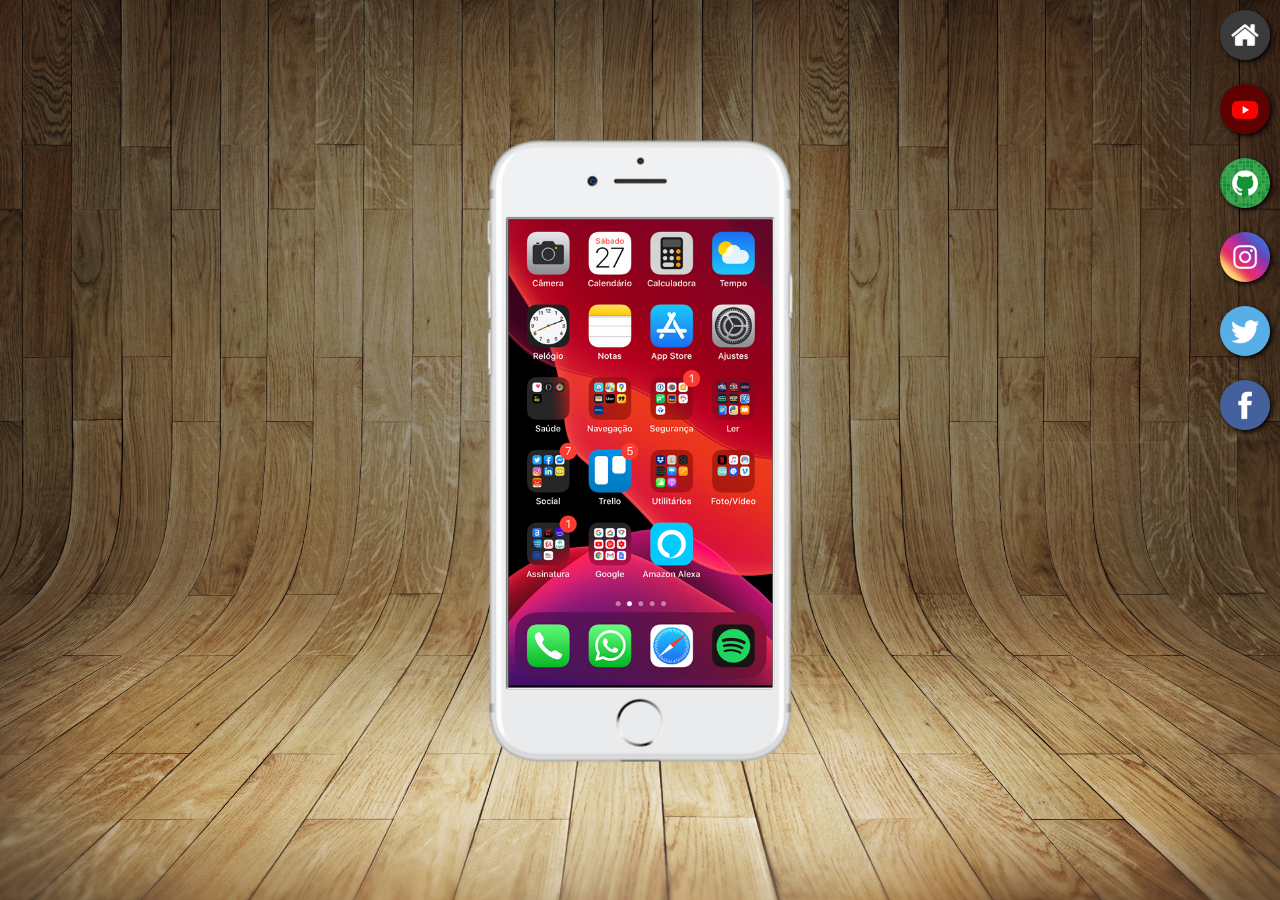
<file: index.html>
<!DOCTYPE html>
<html lang="pt-pt">
<head>
    <meta charset="UTF-8">
    <meta name="viewport" content="width=
    , initial-scale=1.0">
    <link rel="shortcut icon" href="favicon.ico" type="image/x-icon">
    <title>Projeto redes sociais</title>
    <link rel="stylesheet" href="estilos/style.css">
</head>
<body>
    <main>
        <section id="tele">
            <iframe name="tela" src="home.html" id="tela"></iframe>
        </section>
        <section id="RS">
            <a href="home.html" target="tela"><img src="pacote-d013/imagens/logo-home.jpg" alt="Home"></a> <br>
            <a href="youtube.html" target="tela"><img src="pacote-d013/imagens/logo-youtube.jpg" alt="YouTube"></a> <br>
            <a href="github.html" target="tela"><img src="pacote-d013/imagens/logo-github.jpg" alt="GitHub"></a> <br>
            <a href="insta.html" target="tela"><img src="pacote-d013/imagens/logo-instagram.jpg" alt="Instagram"></a> <br>
            <a href="twitter.html" target="tela"><img src="pacote-d013/imagens/logo-twitter.jpg" alt="Twitter"></a> <br>
            <a href="facebook.html" target="tela"><img src="pacote-d013/imagens/logo-facebook.jpg" alt="Facebook"></a>
        </section>
    </main>
</body>
</html>
</file>
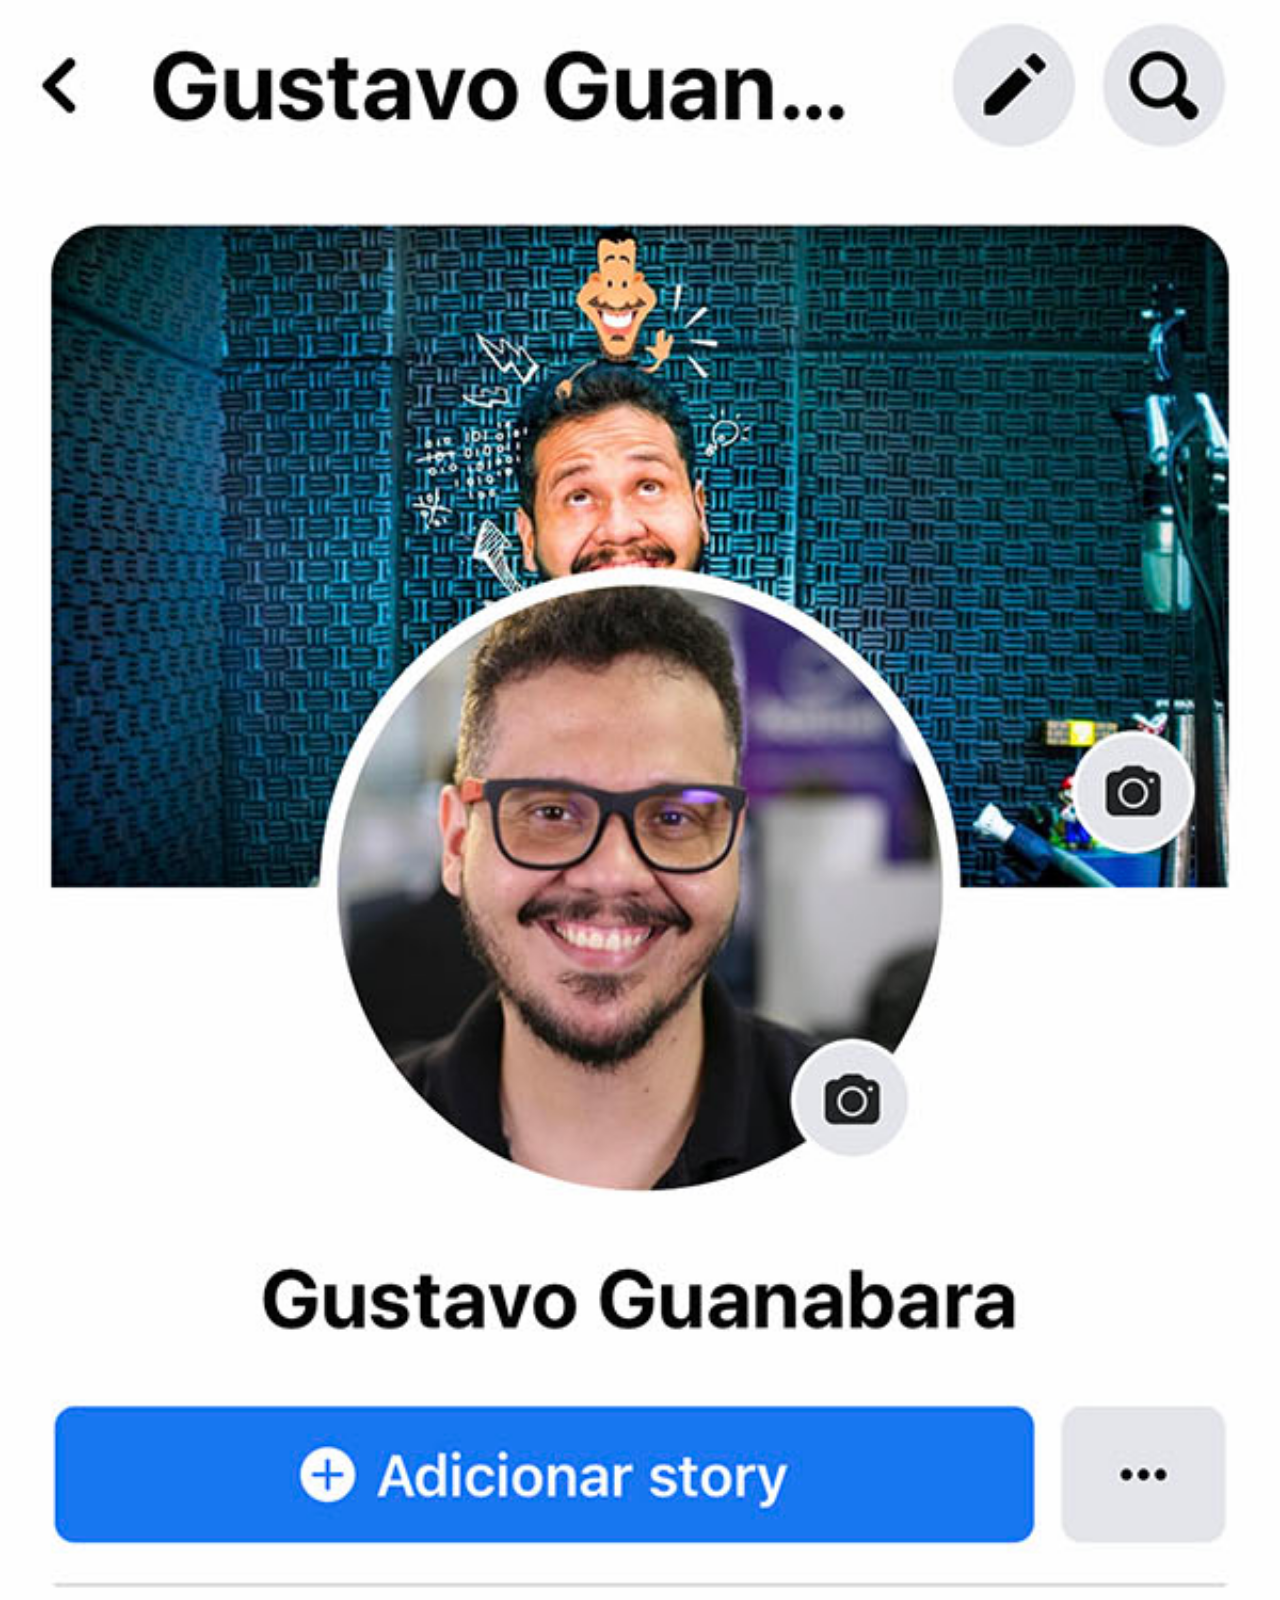
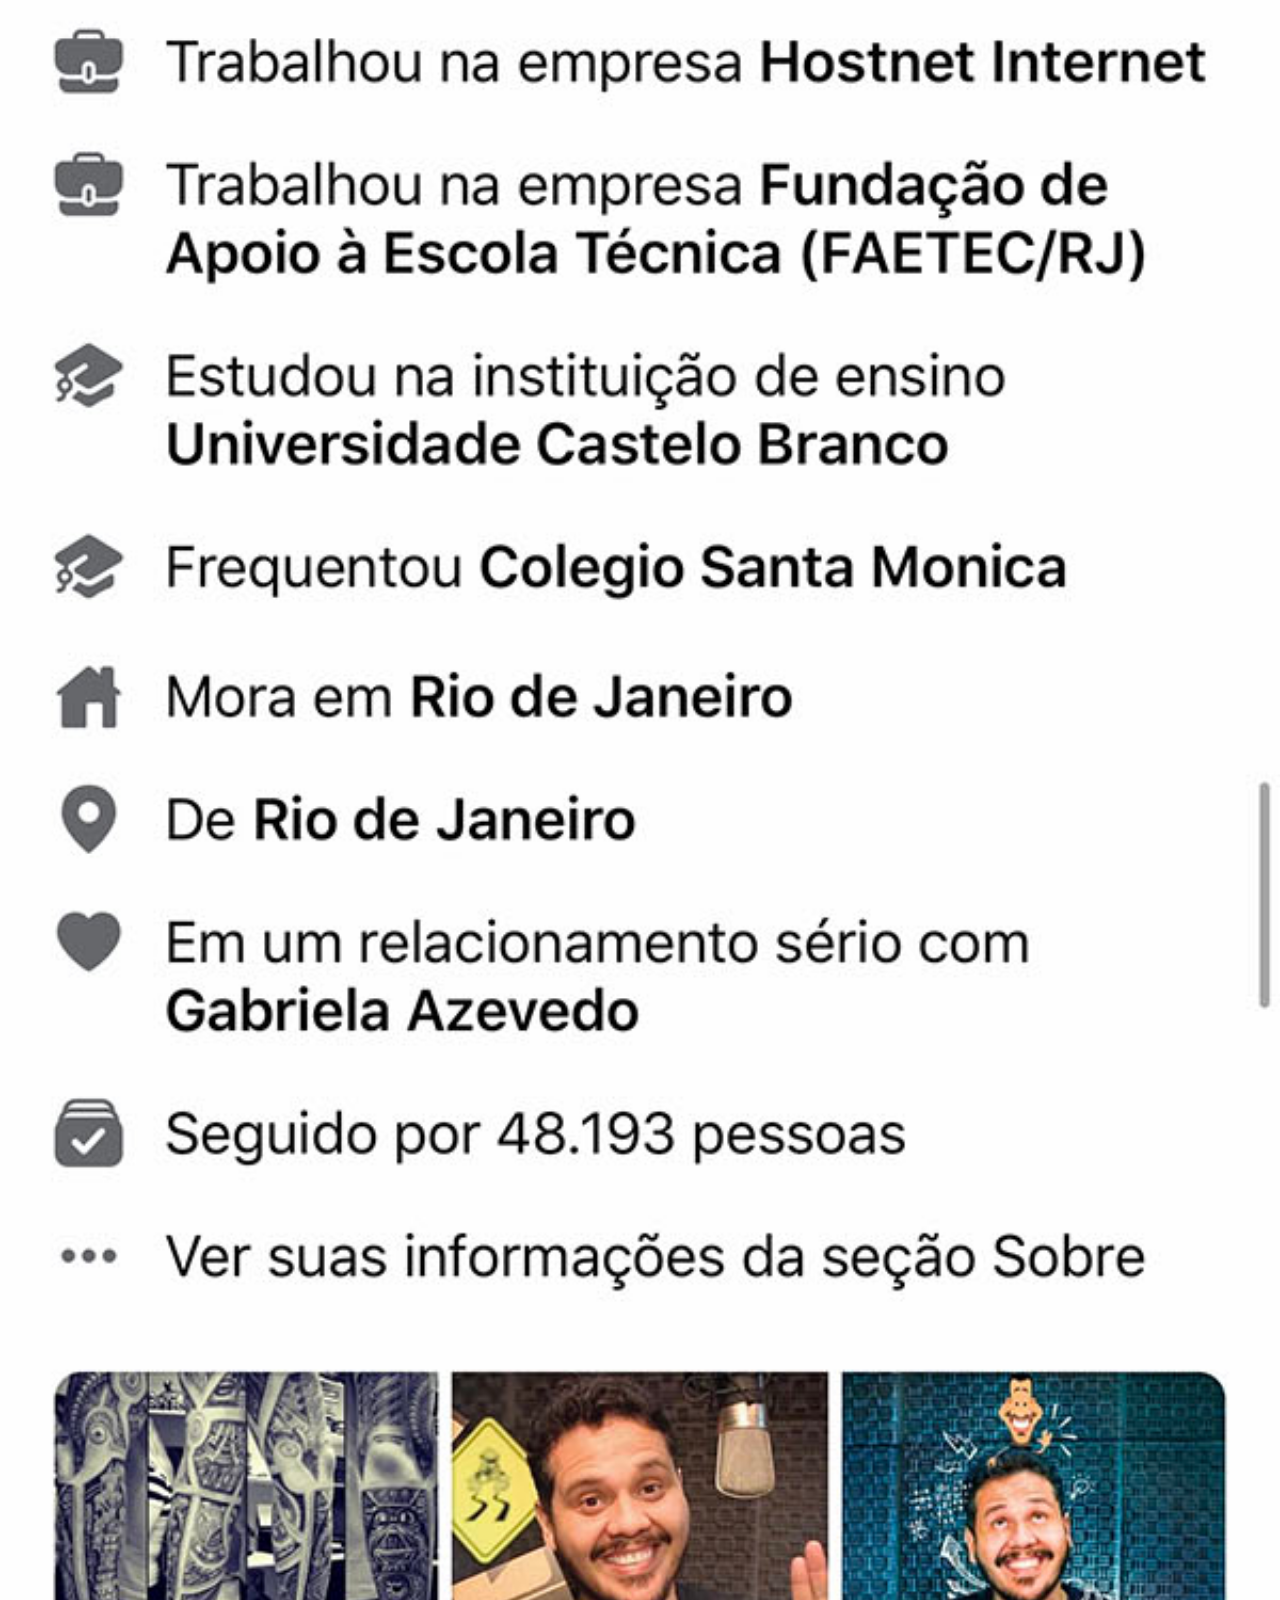
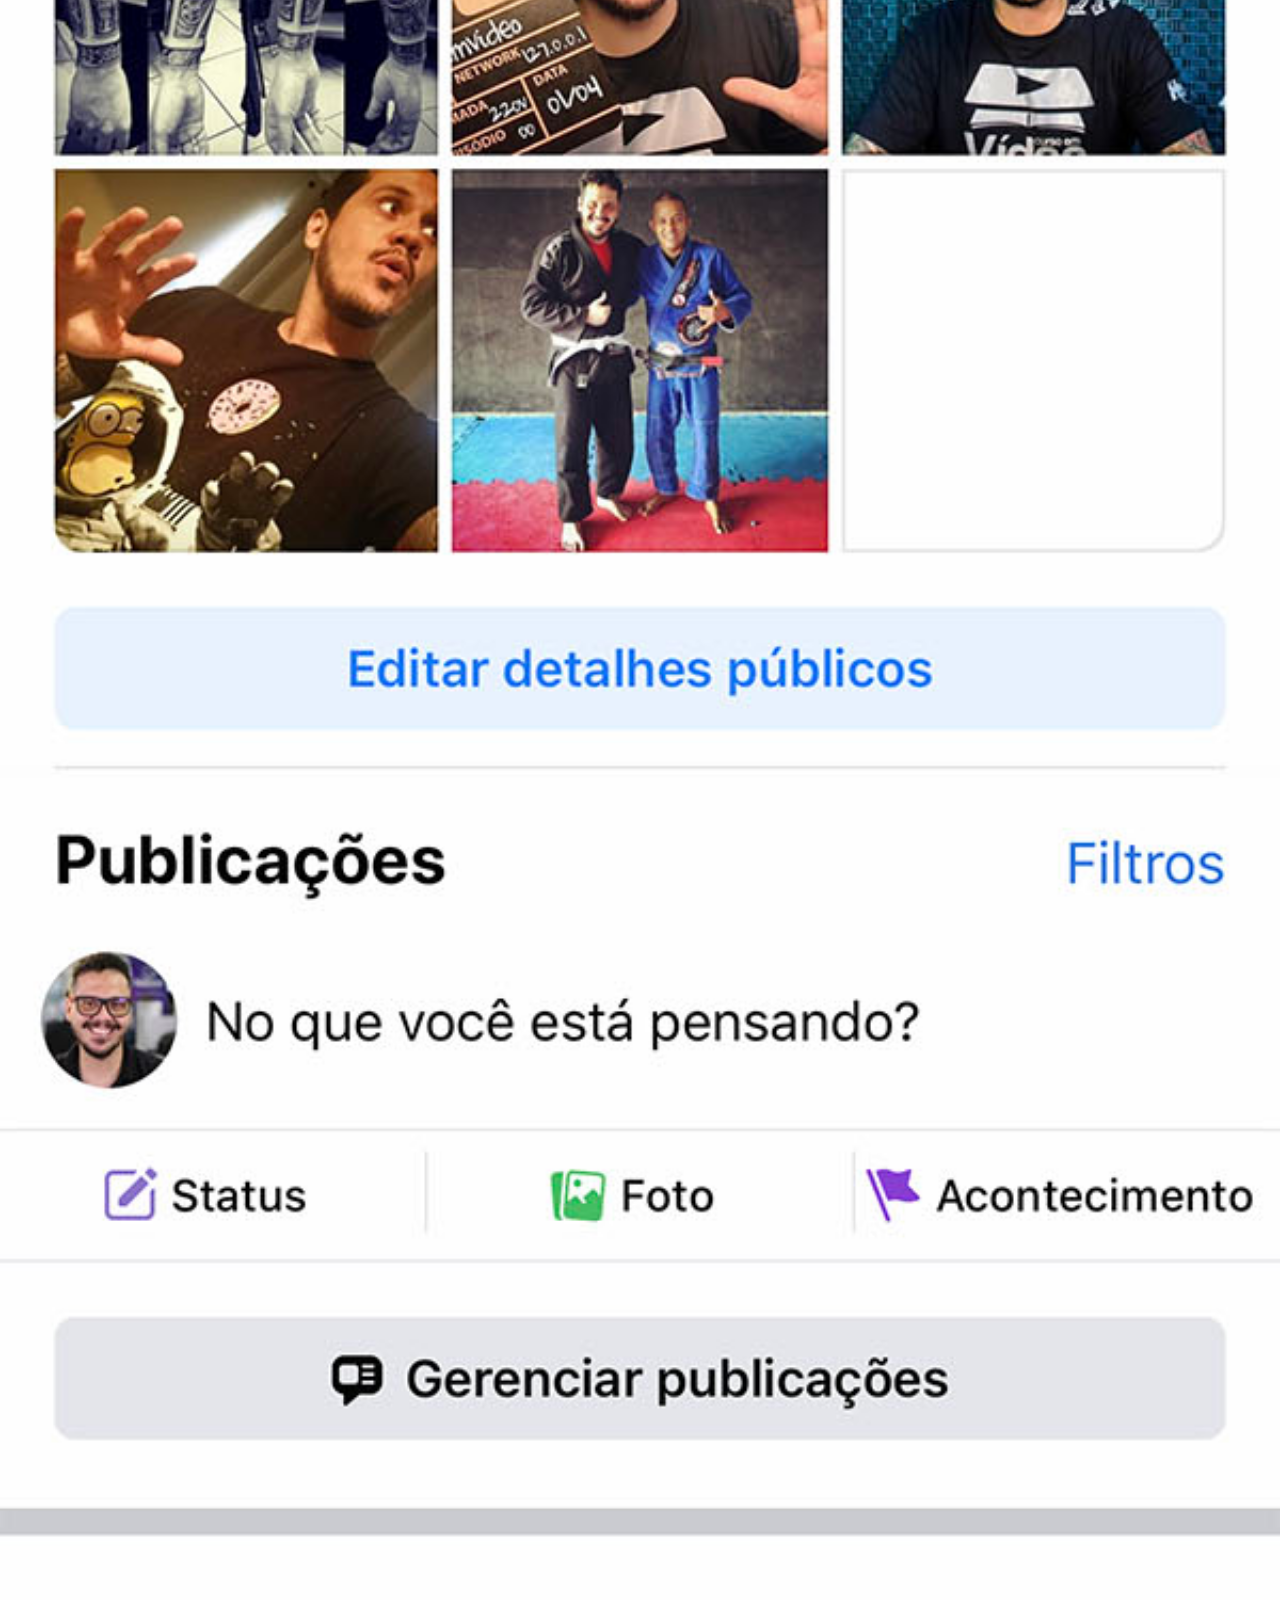
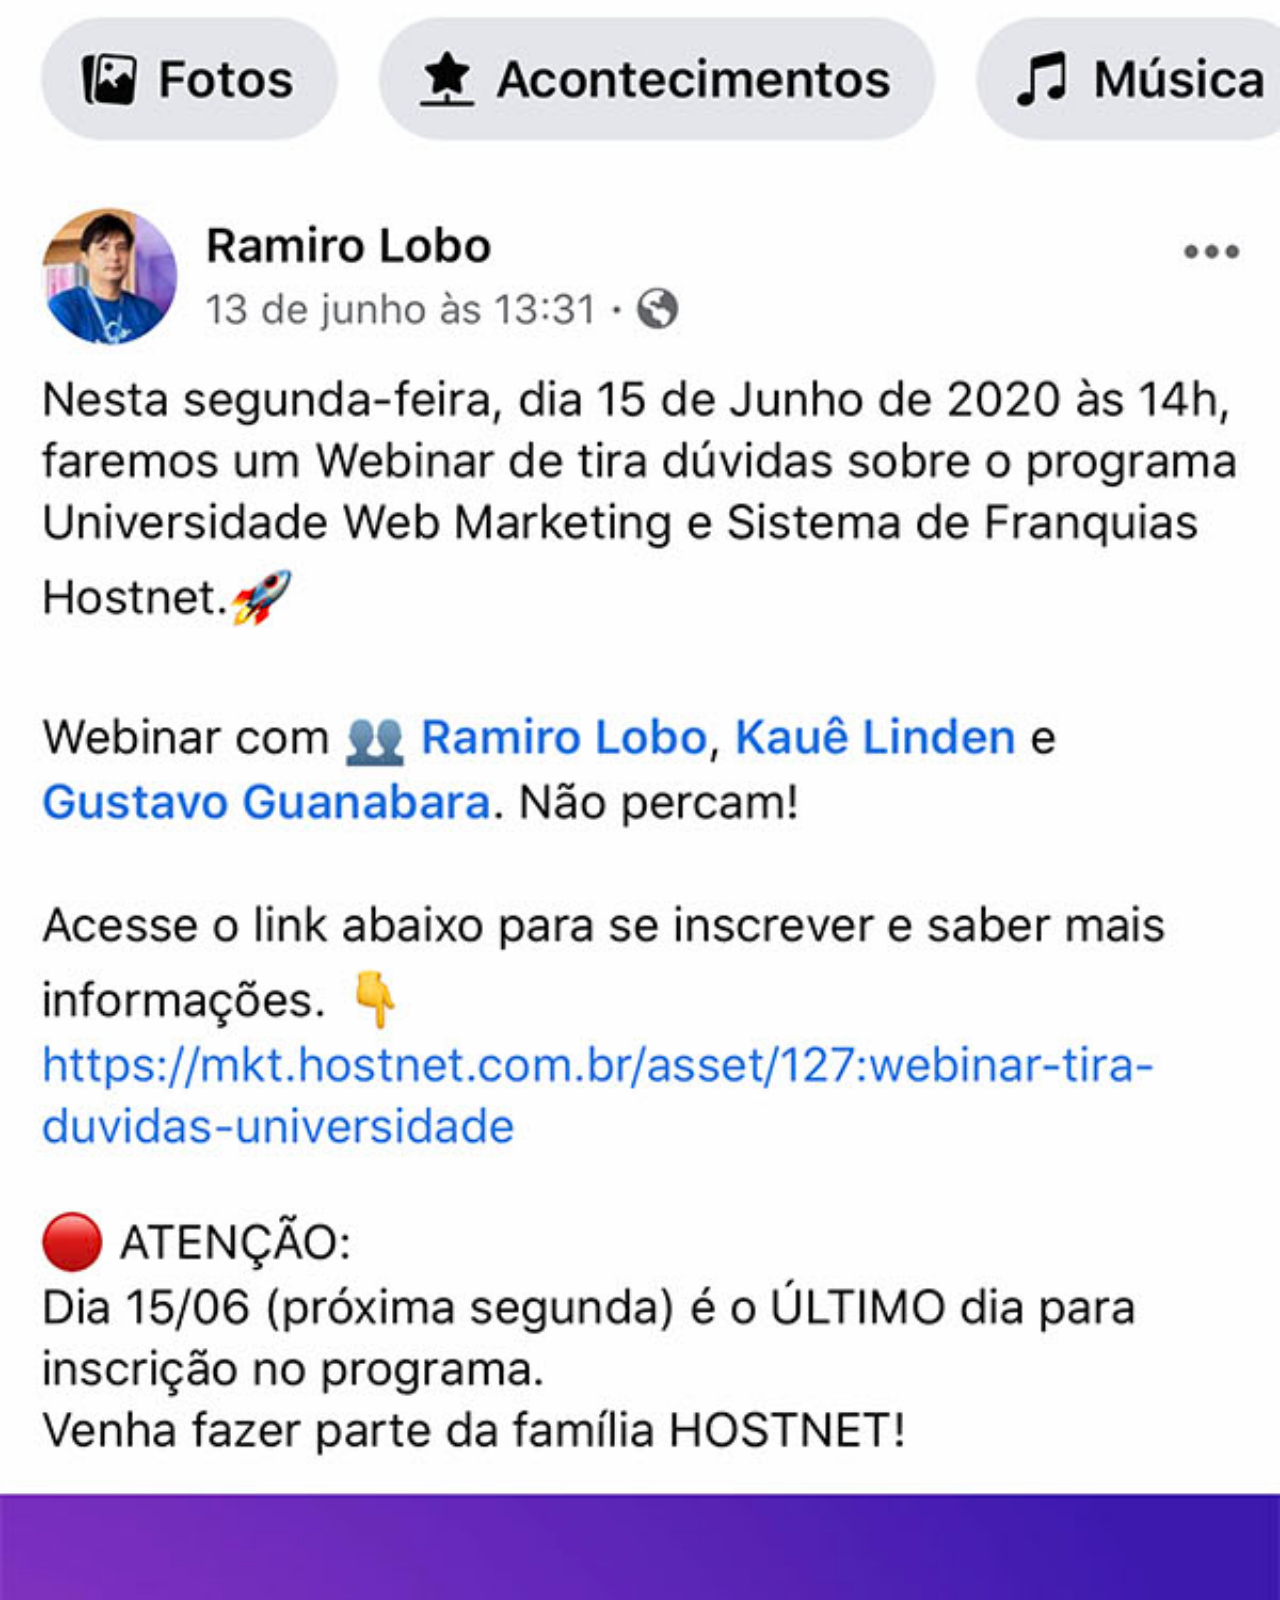
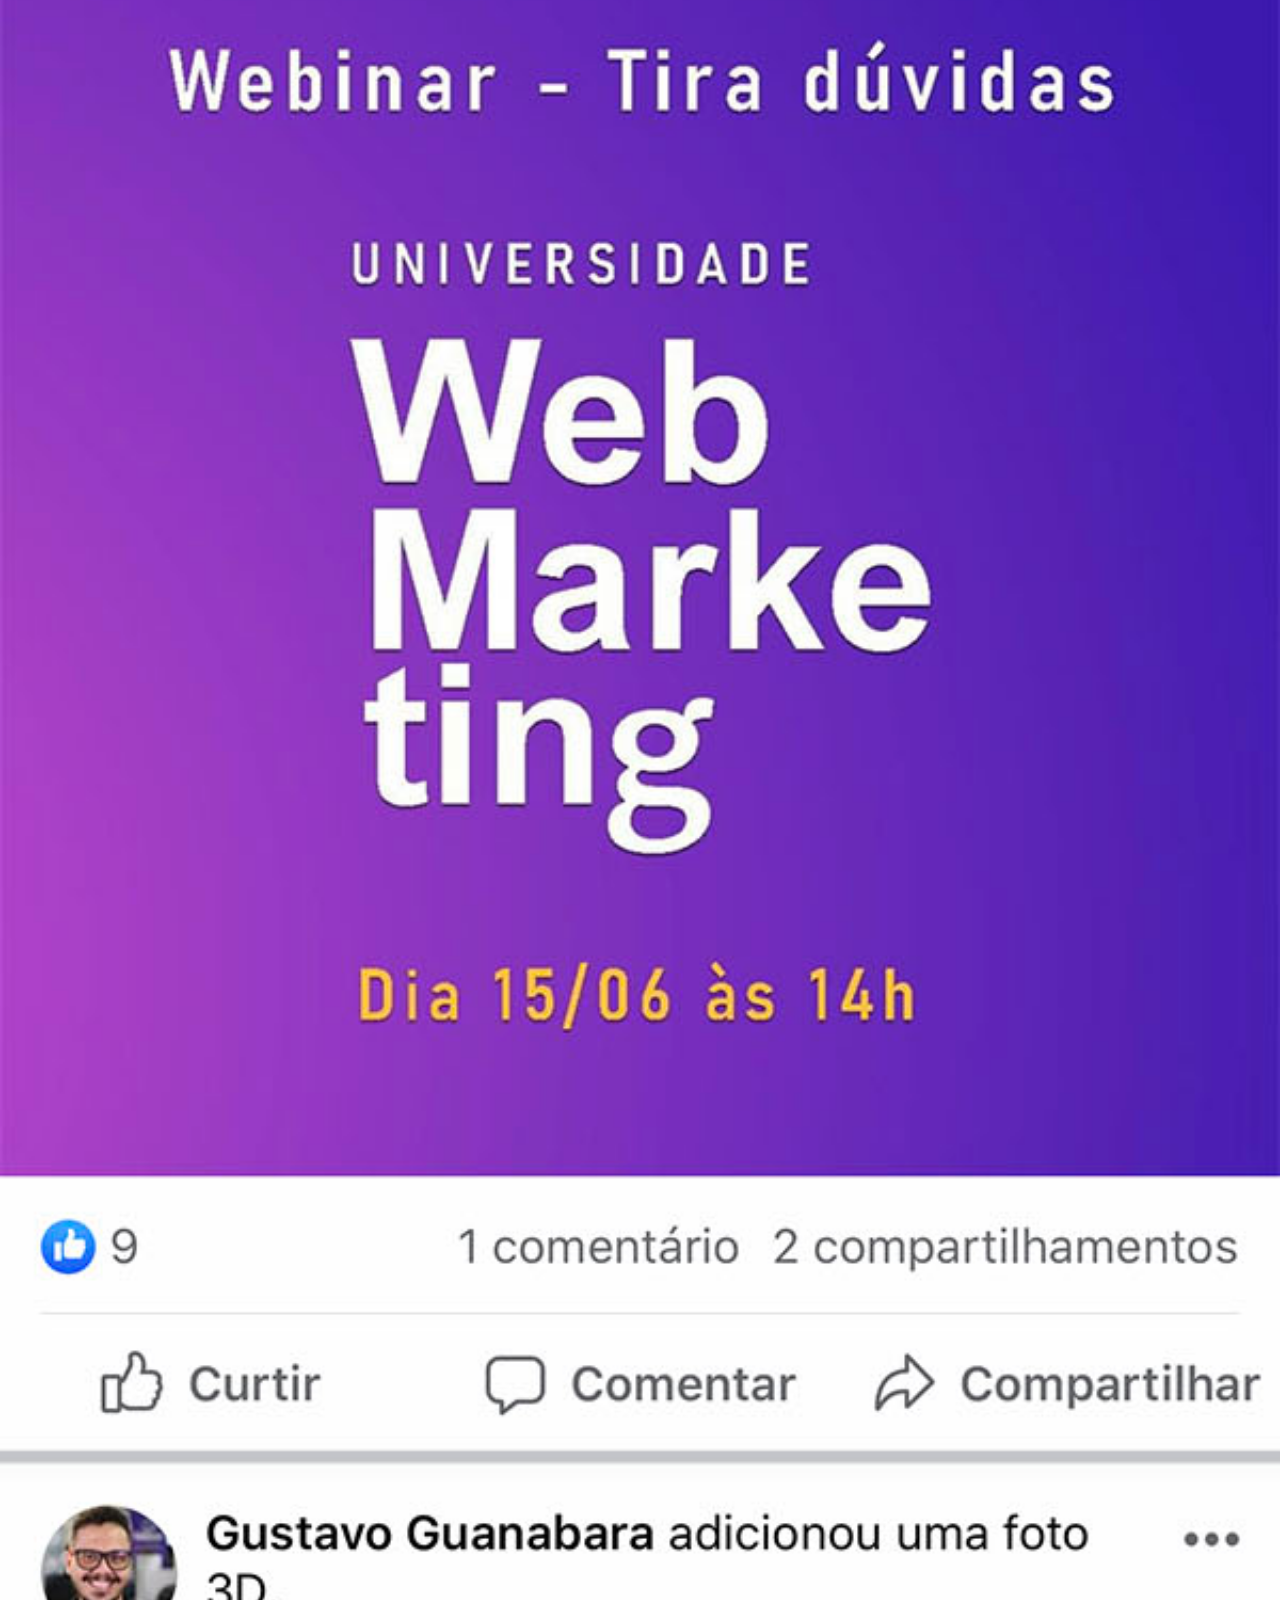
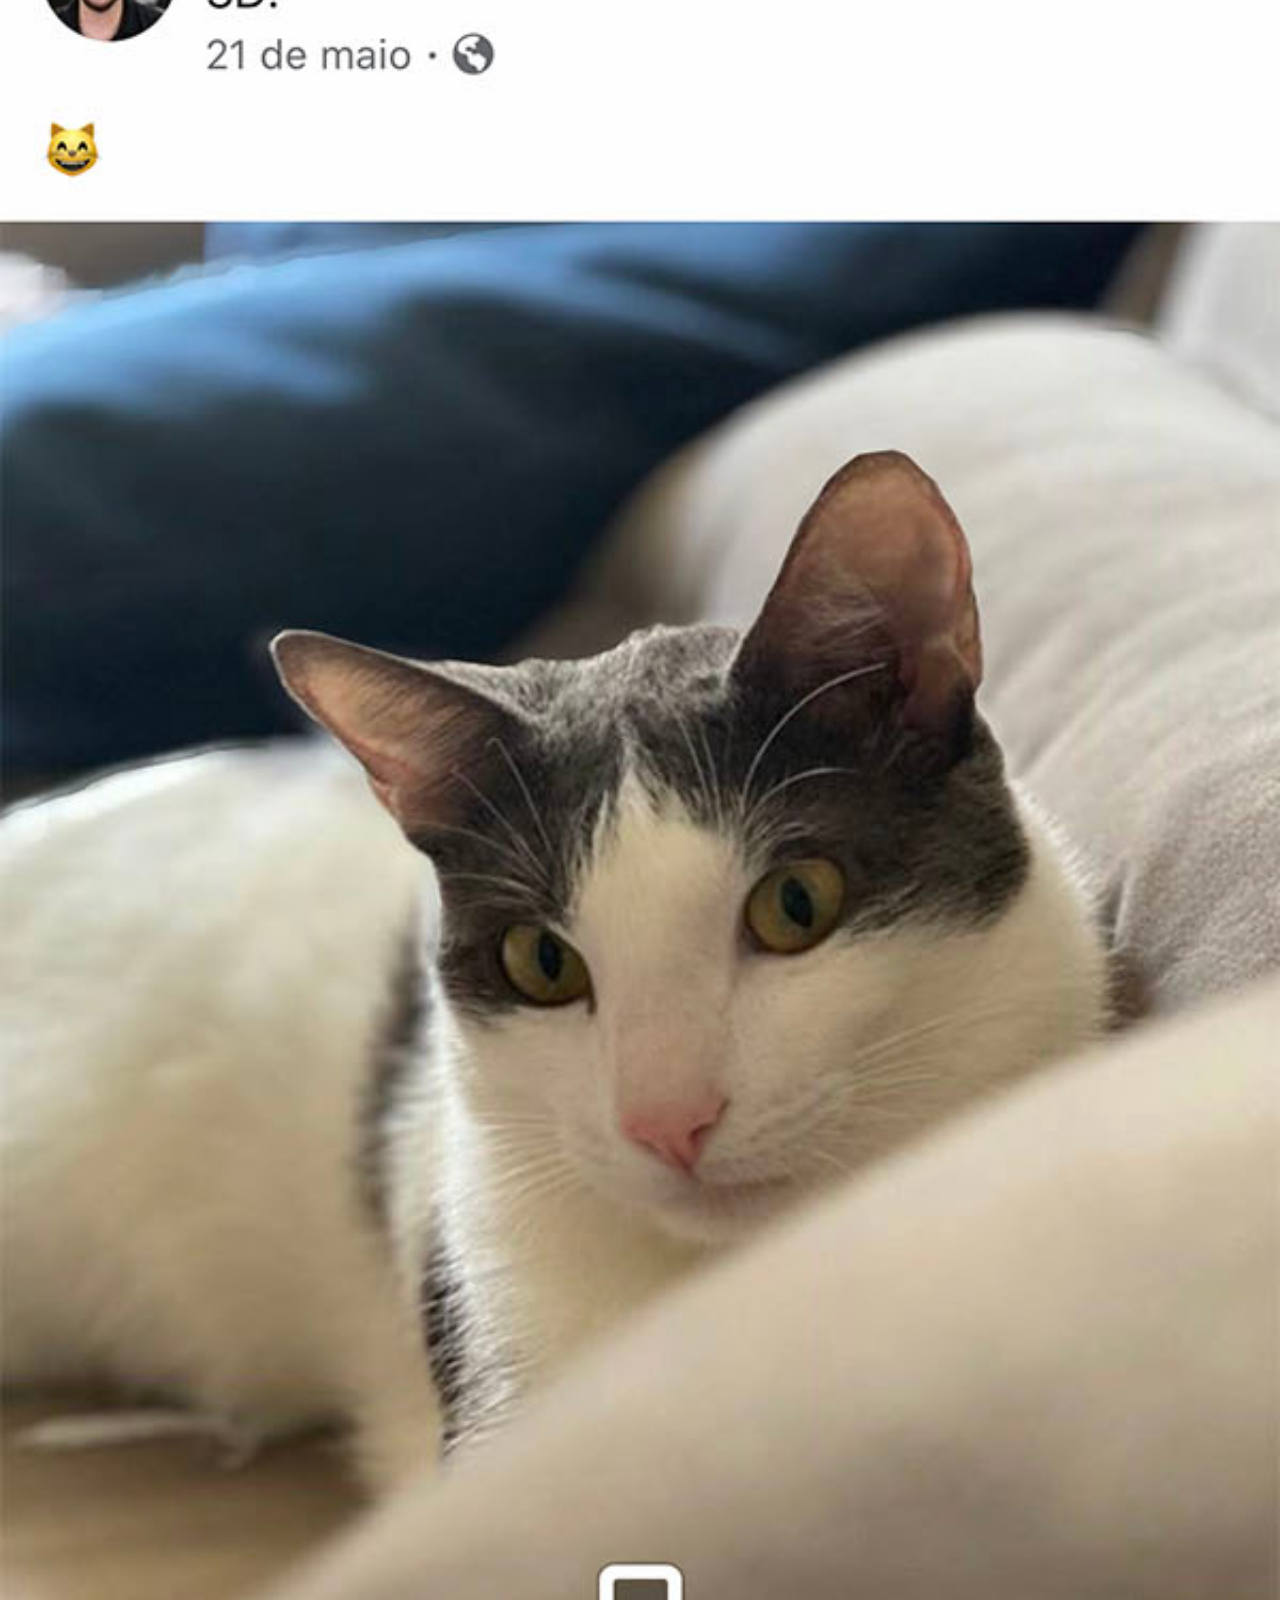
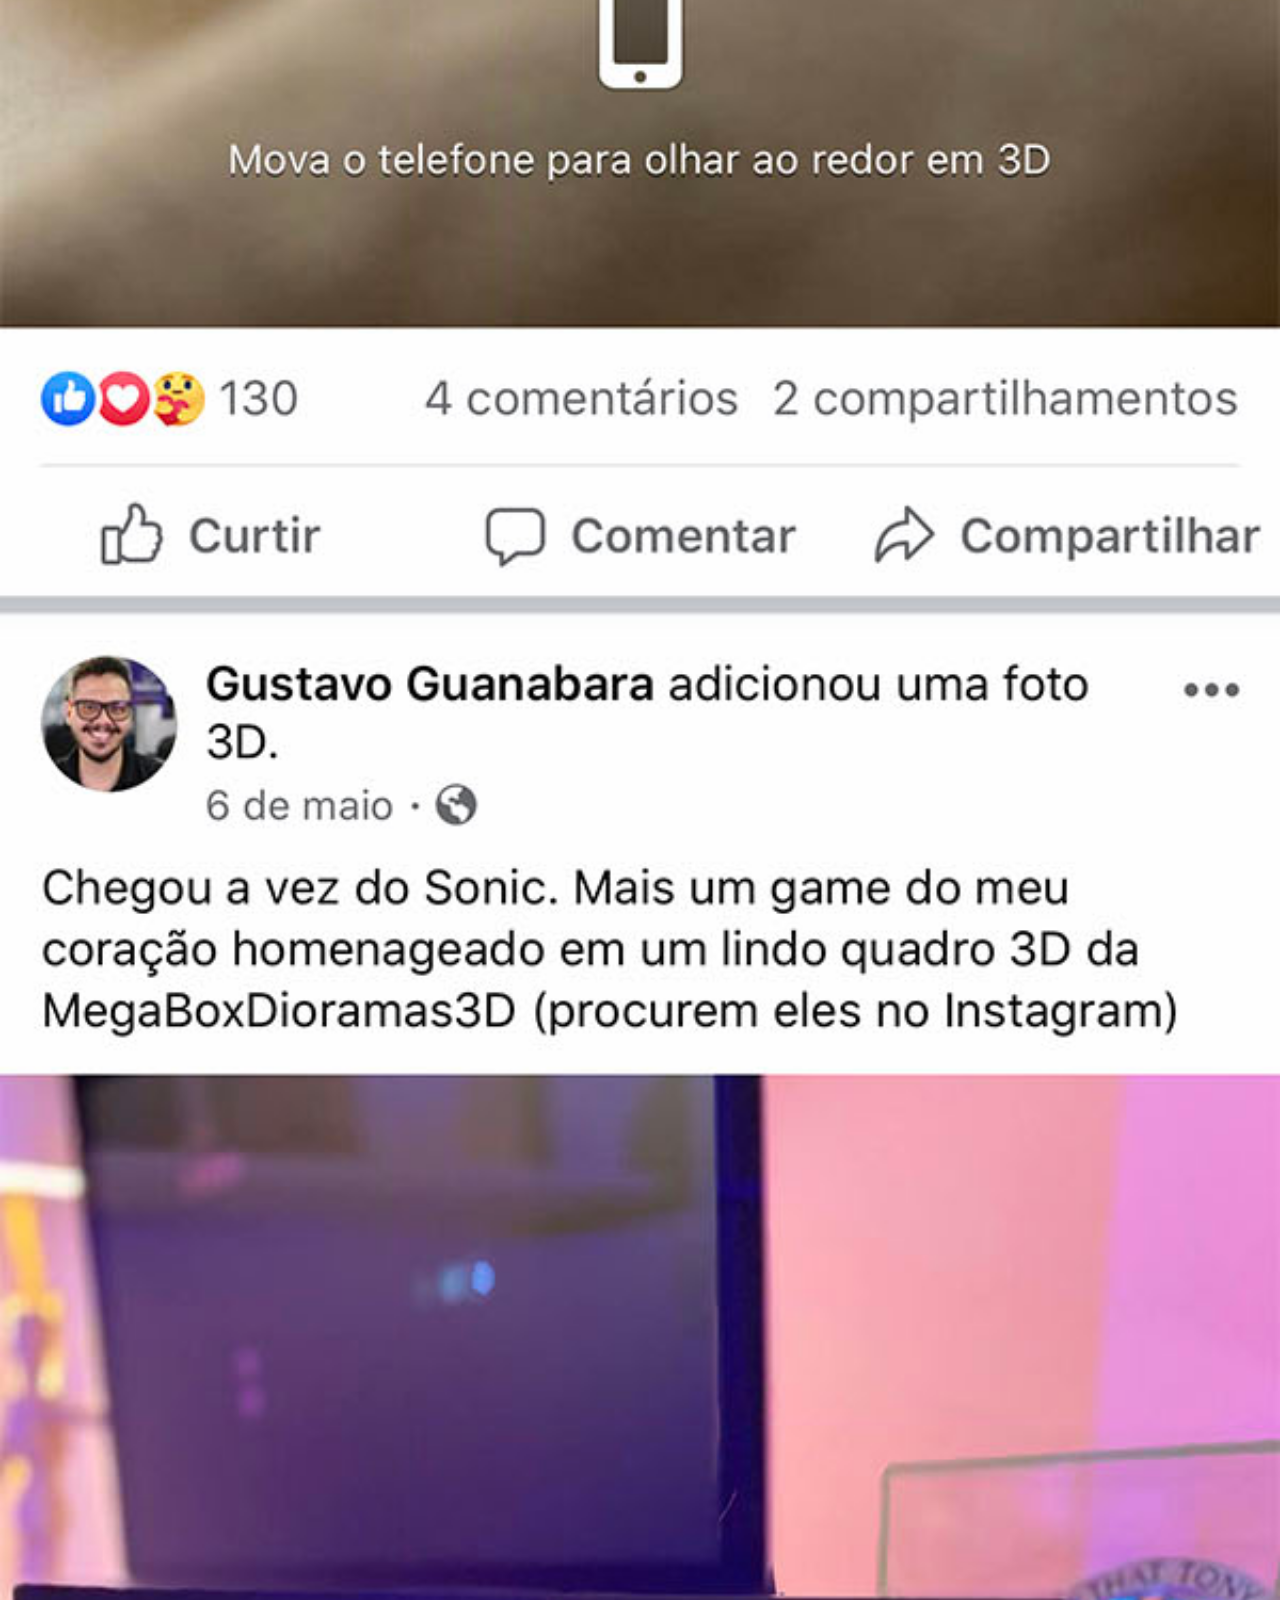
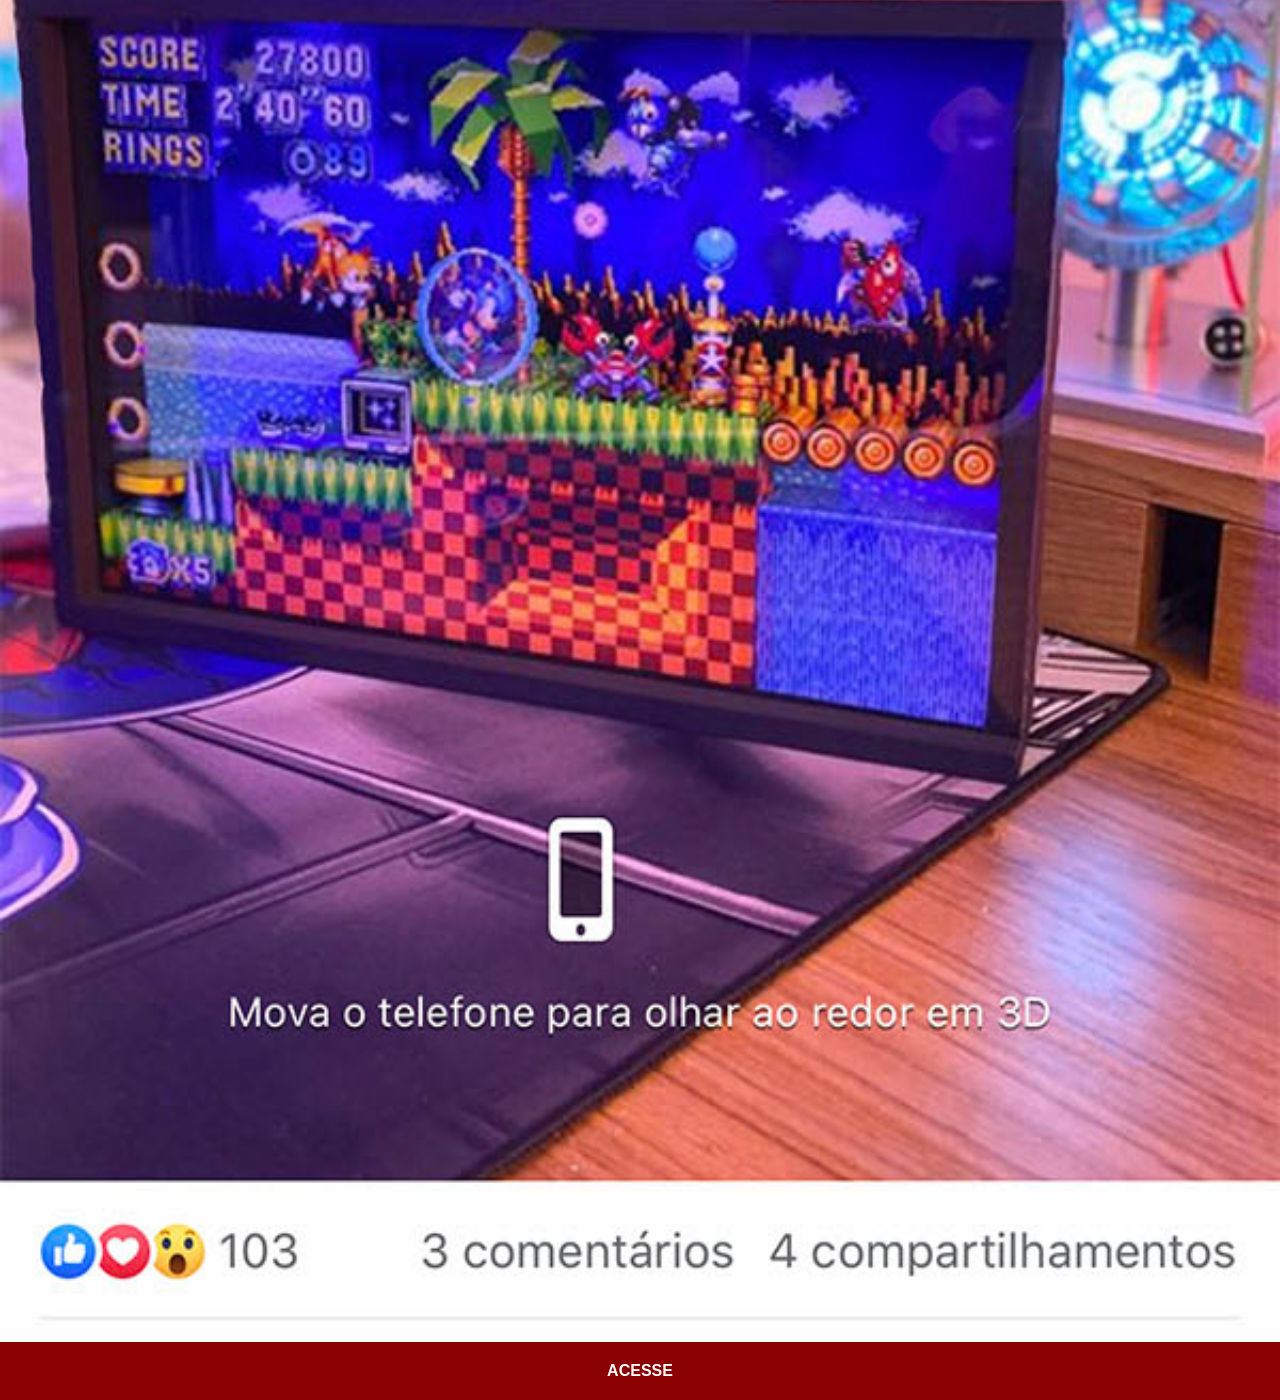
<file: facebook.html>
<!DOCTYPE html>
<html lang="pt-pt">
<head>
    <meta charset="UTF-8">
    <meta name="viewport" content="width=device-width, initial-scale=1.0">
    <title>Facebook</title>
    <link rel="stylesheet" href="estilos/social.css">
</head>
<body>
    <img src="pacote-d013/imagens/tela-facebook.jpg" alt="Facebook">
    <a href="https://www.facebook.com/CursosEmVideo?locale=pt_PT" target="_blank">ACESSE</a>
</body>
</html>
</file>
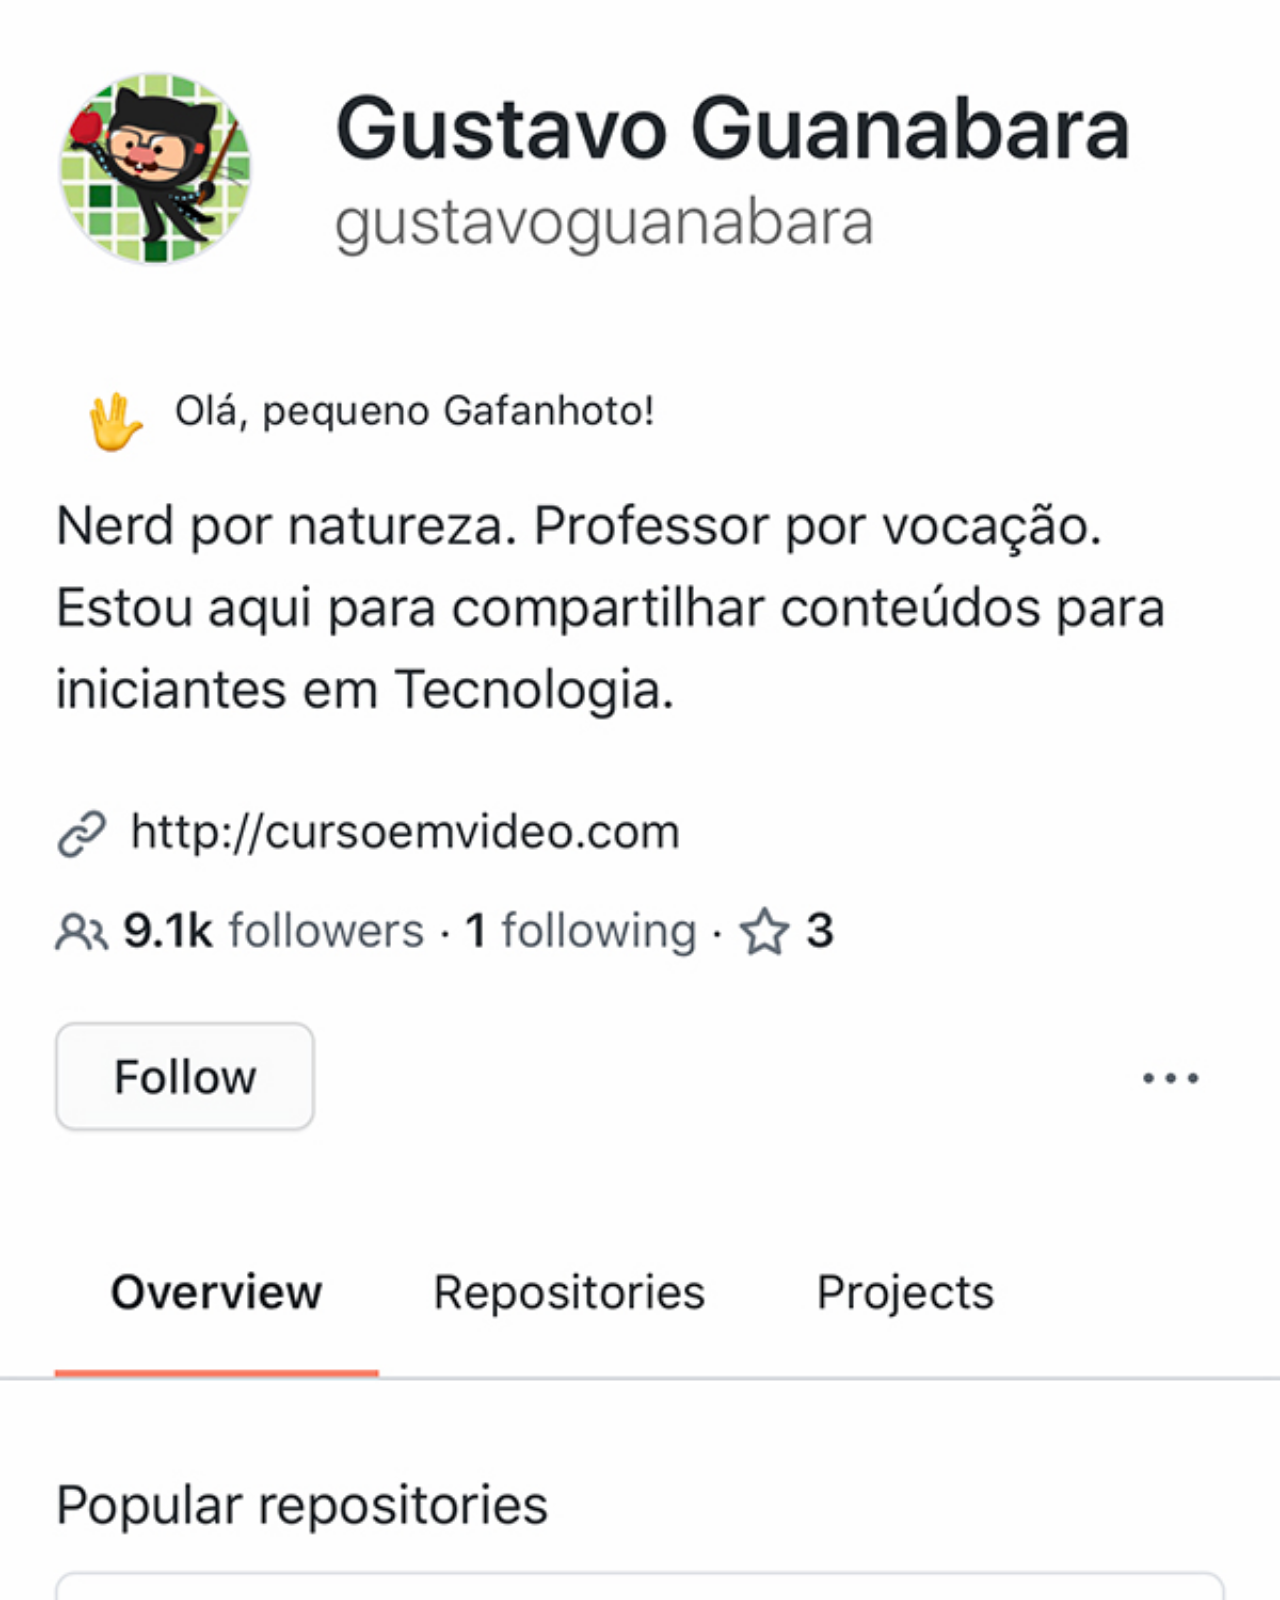
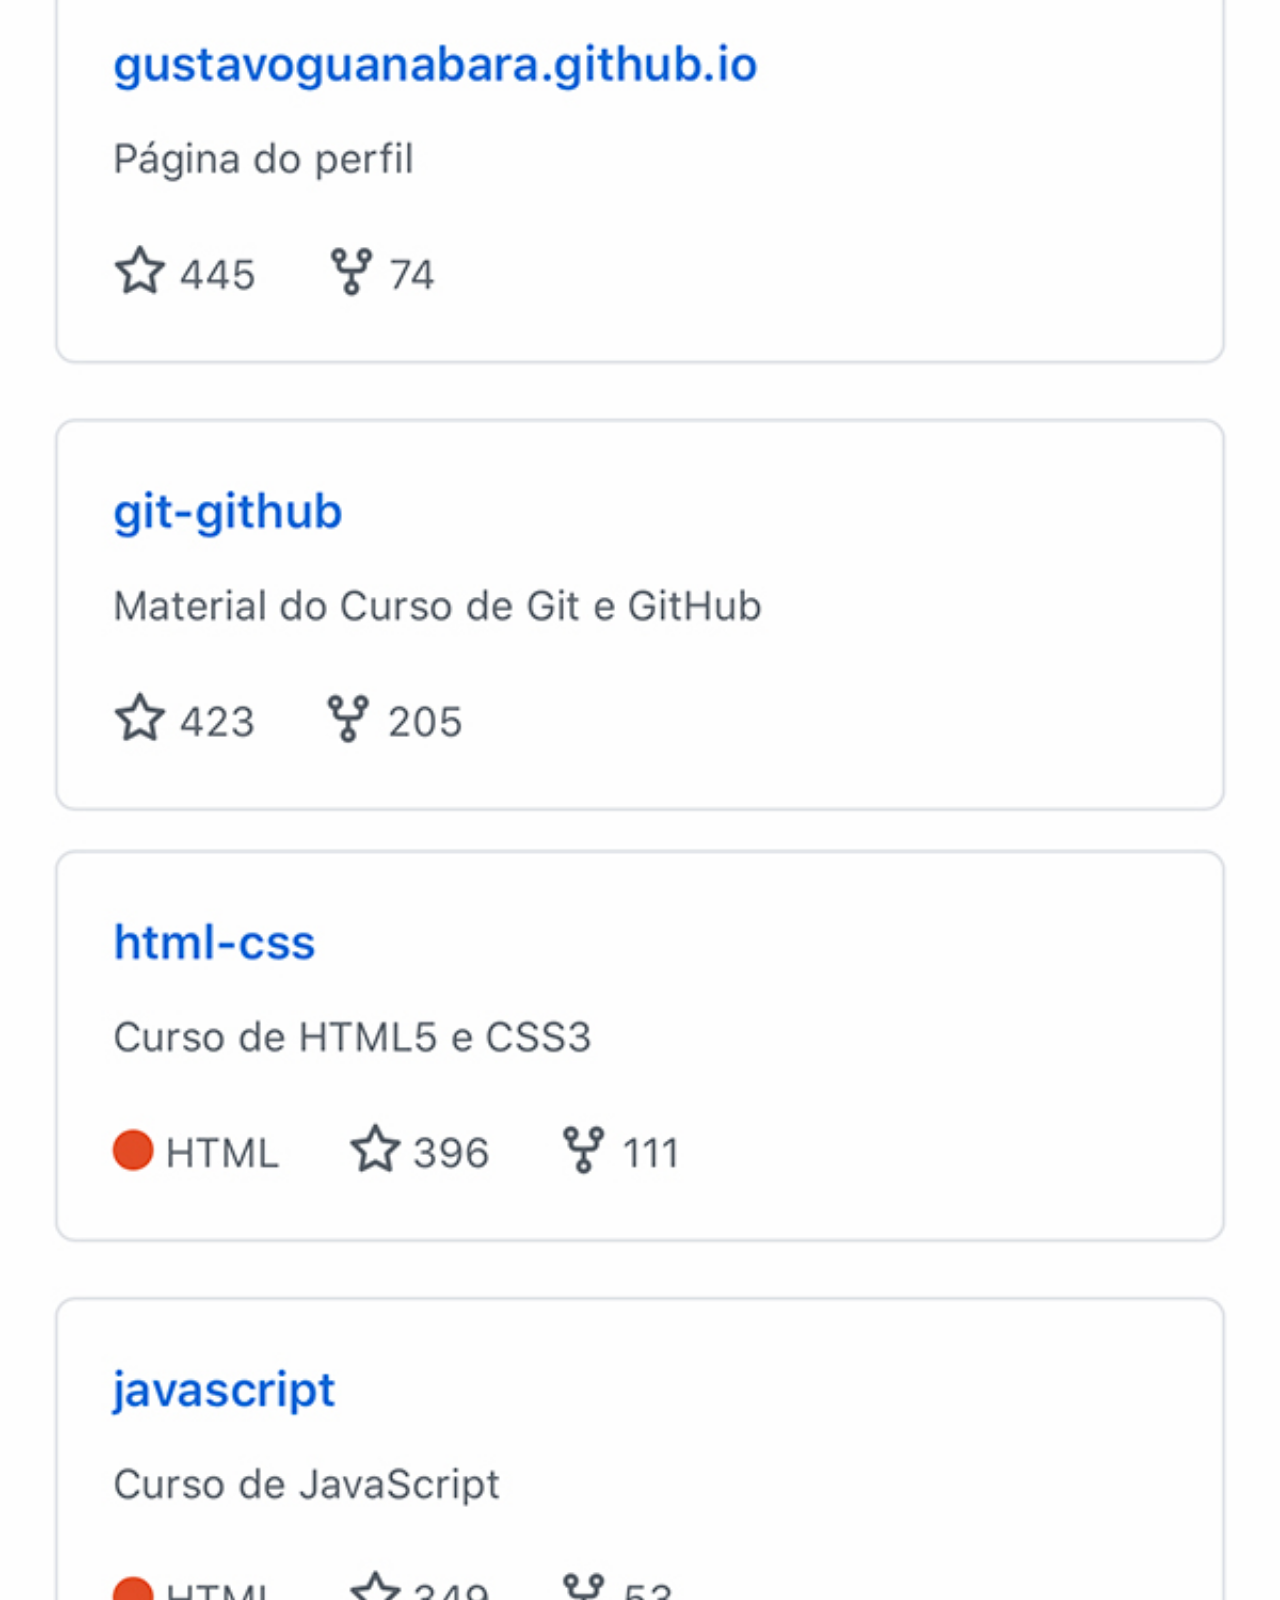
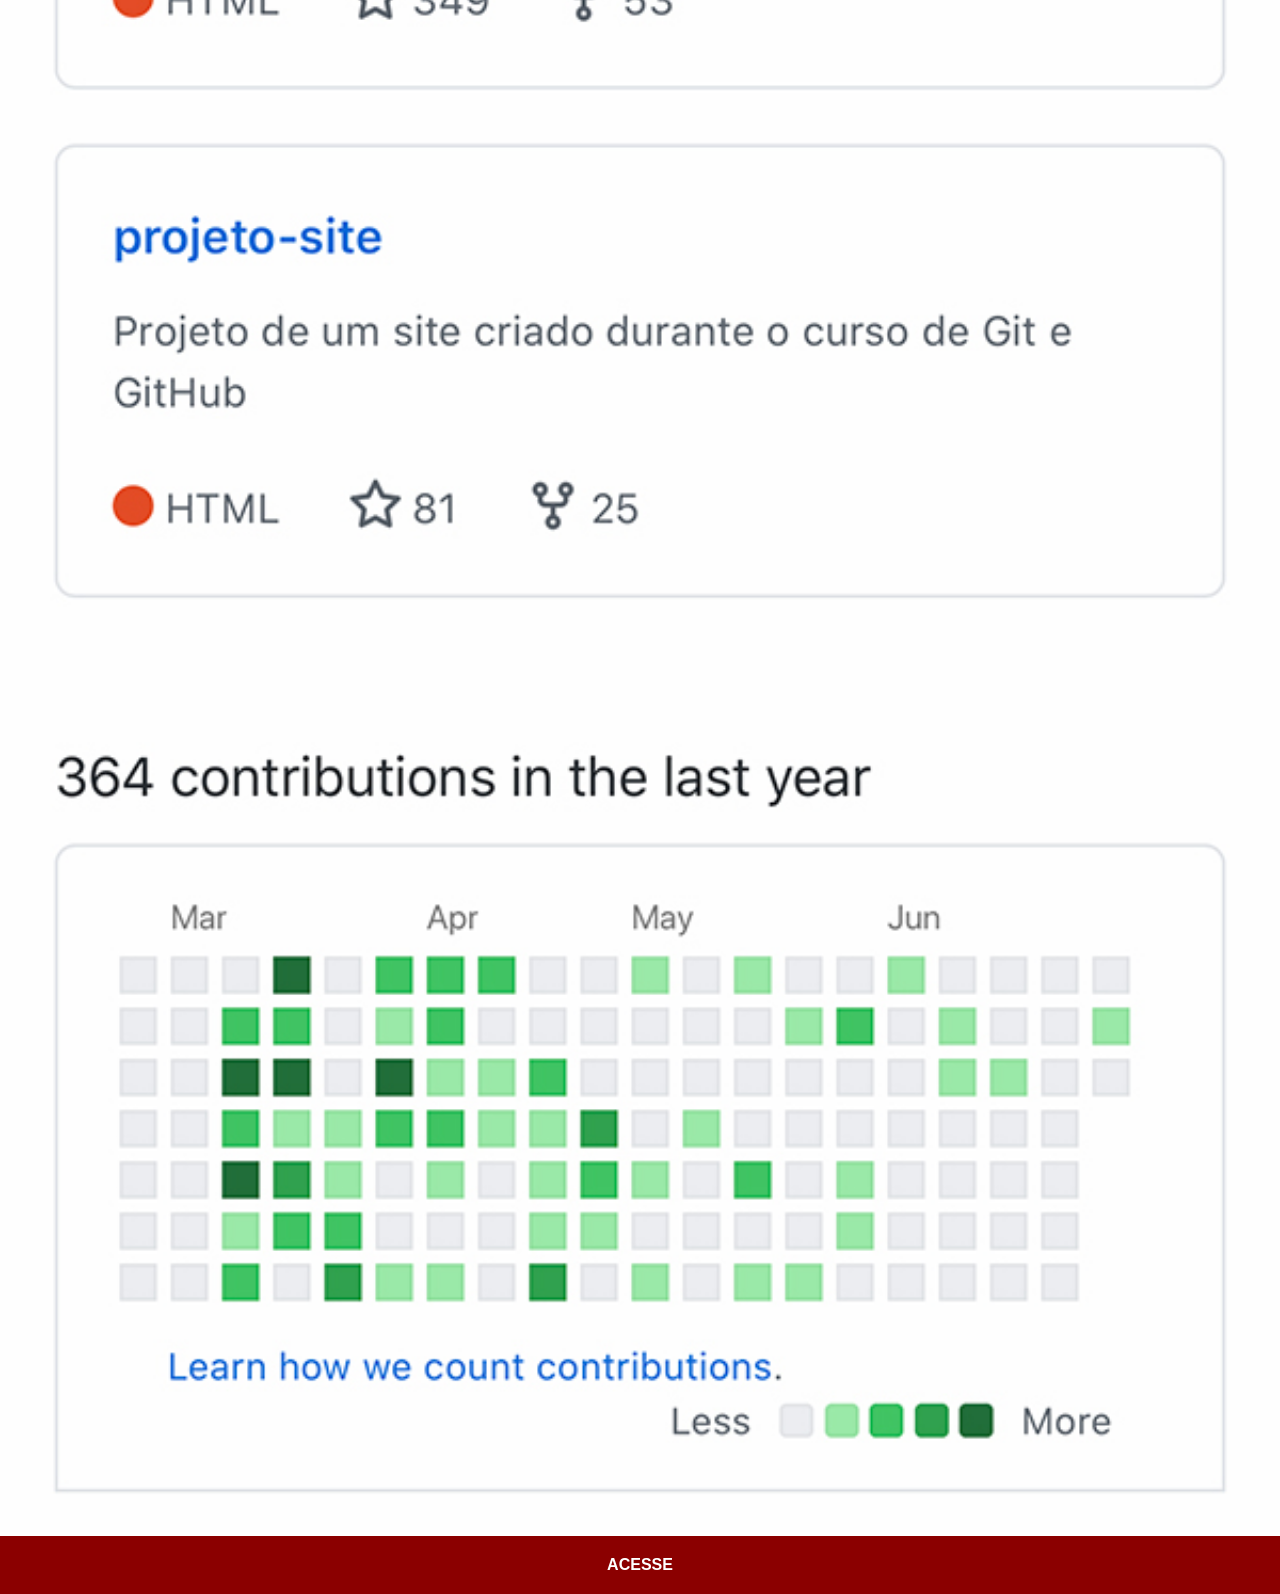
<file: github.html>
<!DOCTYPE html>
<html lang="pt-pt">
<head>
    <meta charset="UTF-8">
    <meta name="viewport" content="width=device-width, initial-scale=1.0">
    <title>GitHub</title>
    <link rel="stylesheet" href="estilos/social.css">
</head>
<body>
    <img src="pacote-d013/imagens/tela-github.jpg" alt="GitHub">
    <a href="https://github.com/gustavoguanabara/" target="_blank">ACESSE</a>
</body>
</html>
</file>
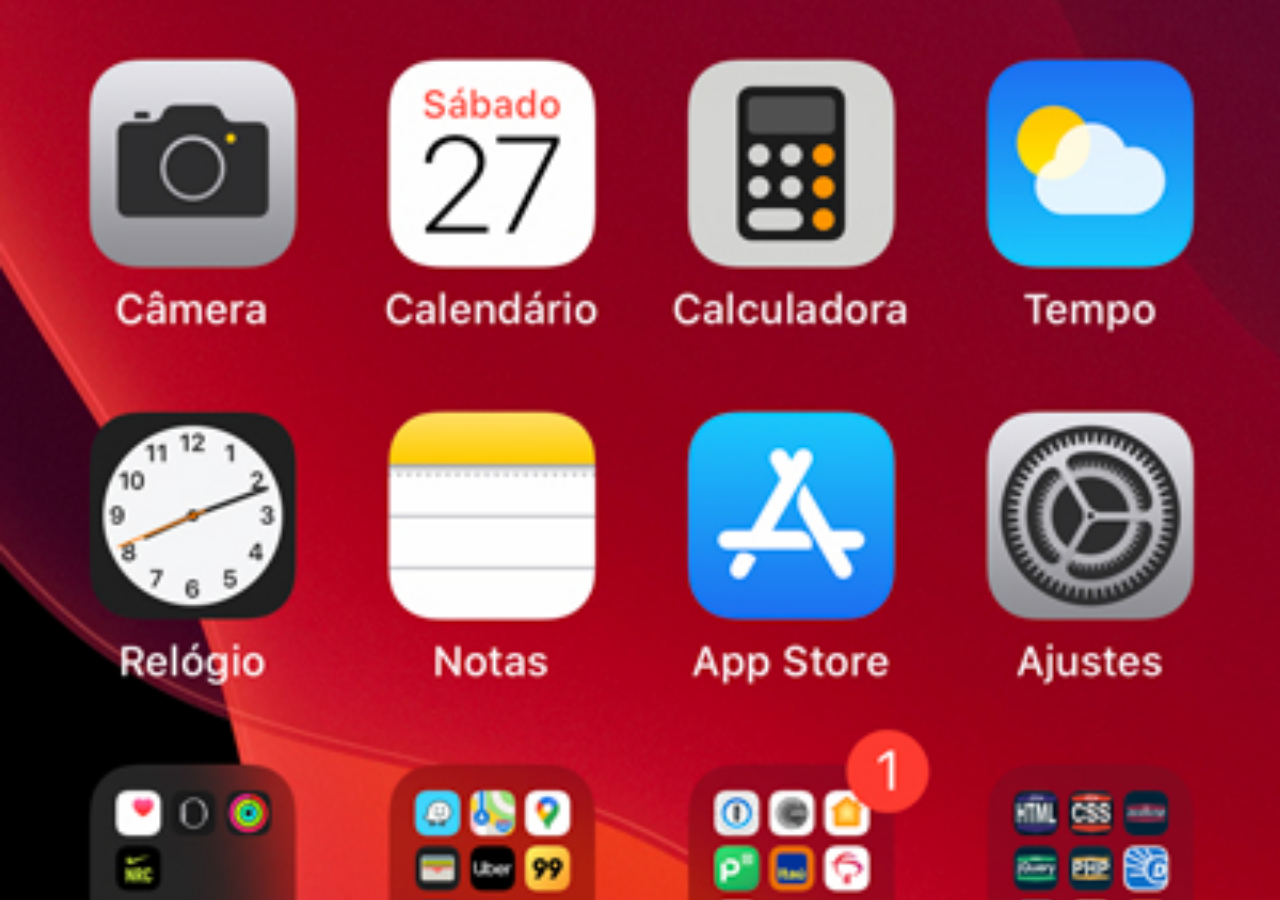
<file: home.html>
<!DOCTYPE html>
<html lang="pt-pt">
<head>
    <meta charset="UTF-8">
    <meta name="viewport" content="width=device-width, initial-scale=1.0">
    <title>Projeto redes sociais</title>
    <style>
        * {
            margin: 0px;
            padding: 0%;
        }

        body {
            width: 100vw;
            height: 100w;
            background: black url('pacote-d013/imagens/tela-home.jpg') no-repeat top center; 
            background-size: cover;
        }
    </style>
</head>
<body>
    
</body>
</html>
</file>
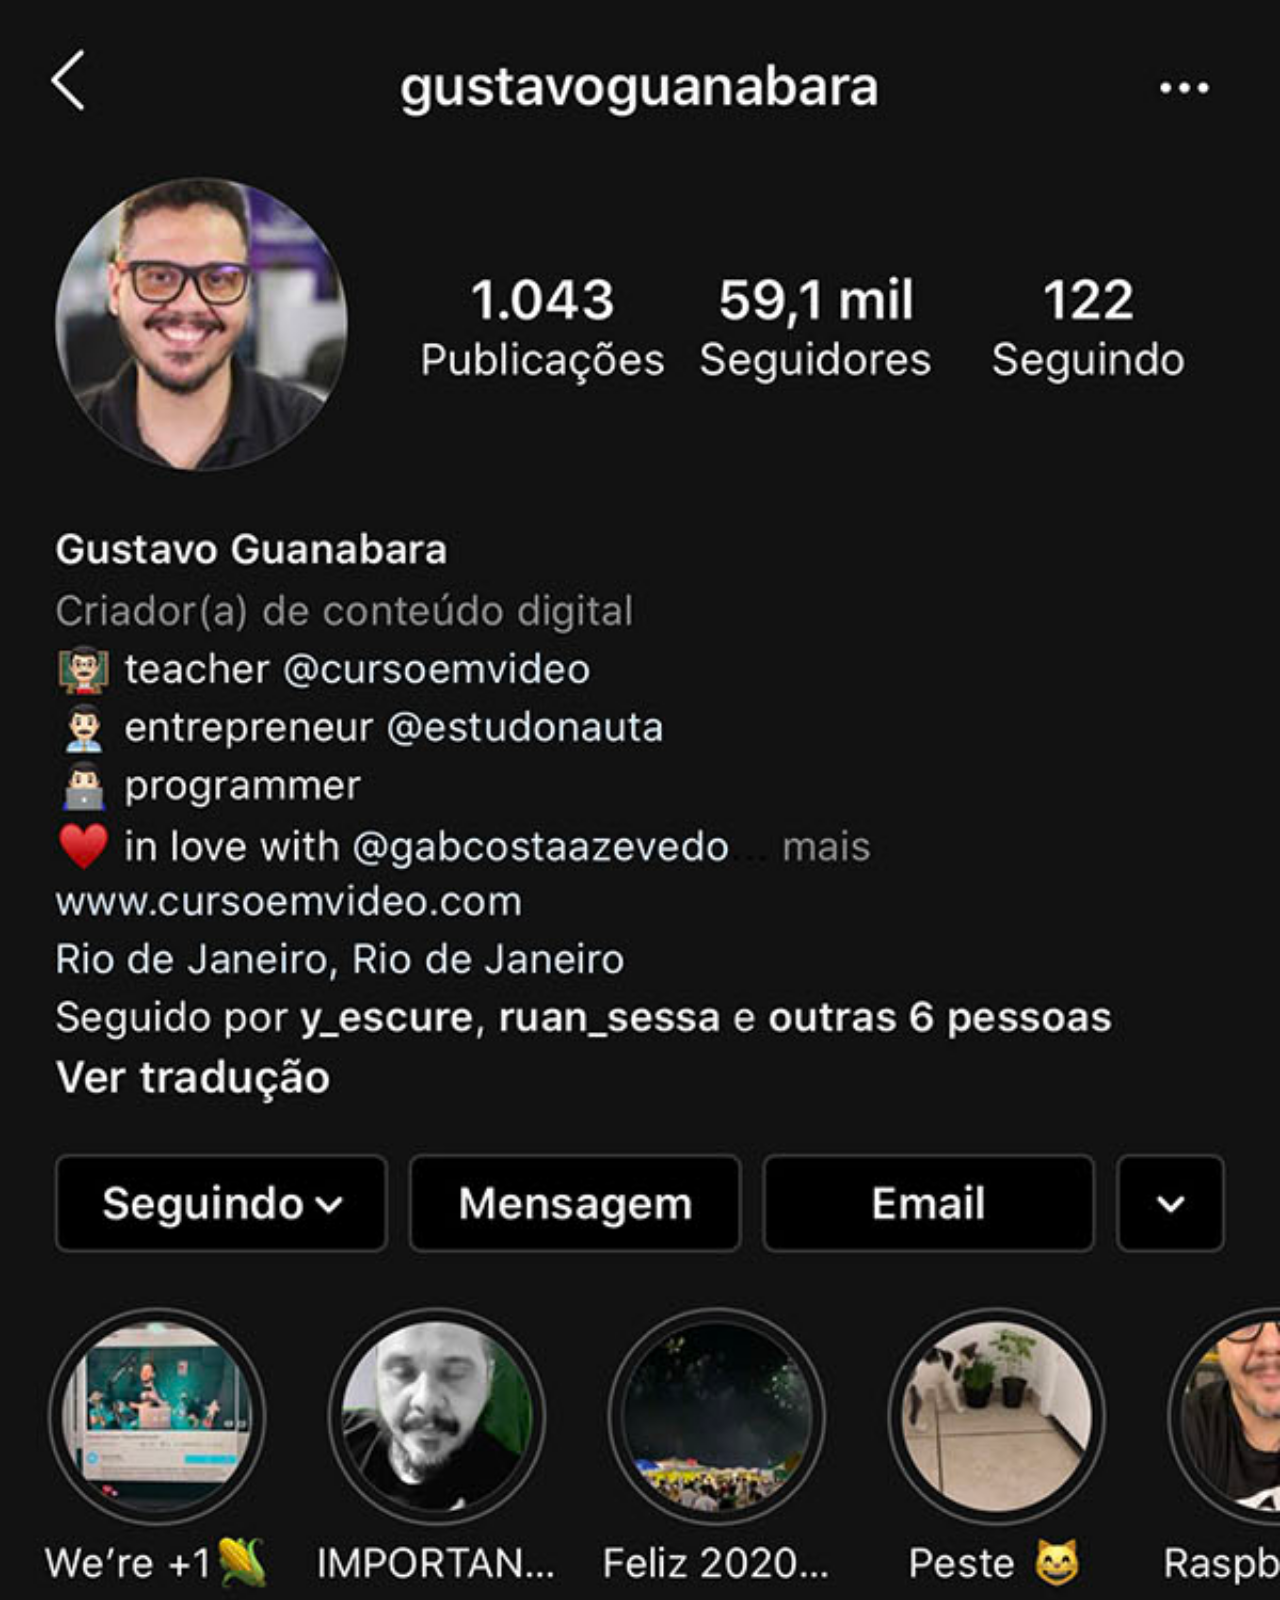
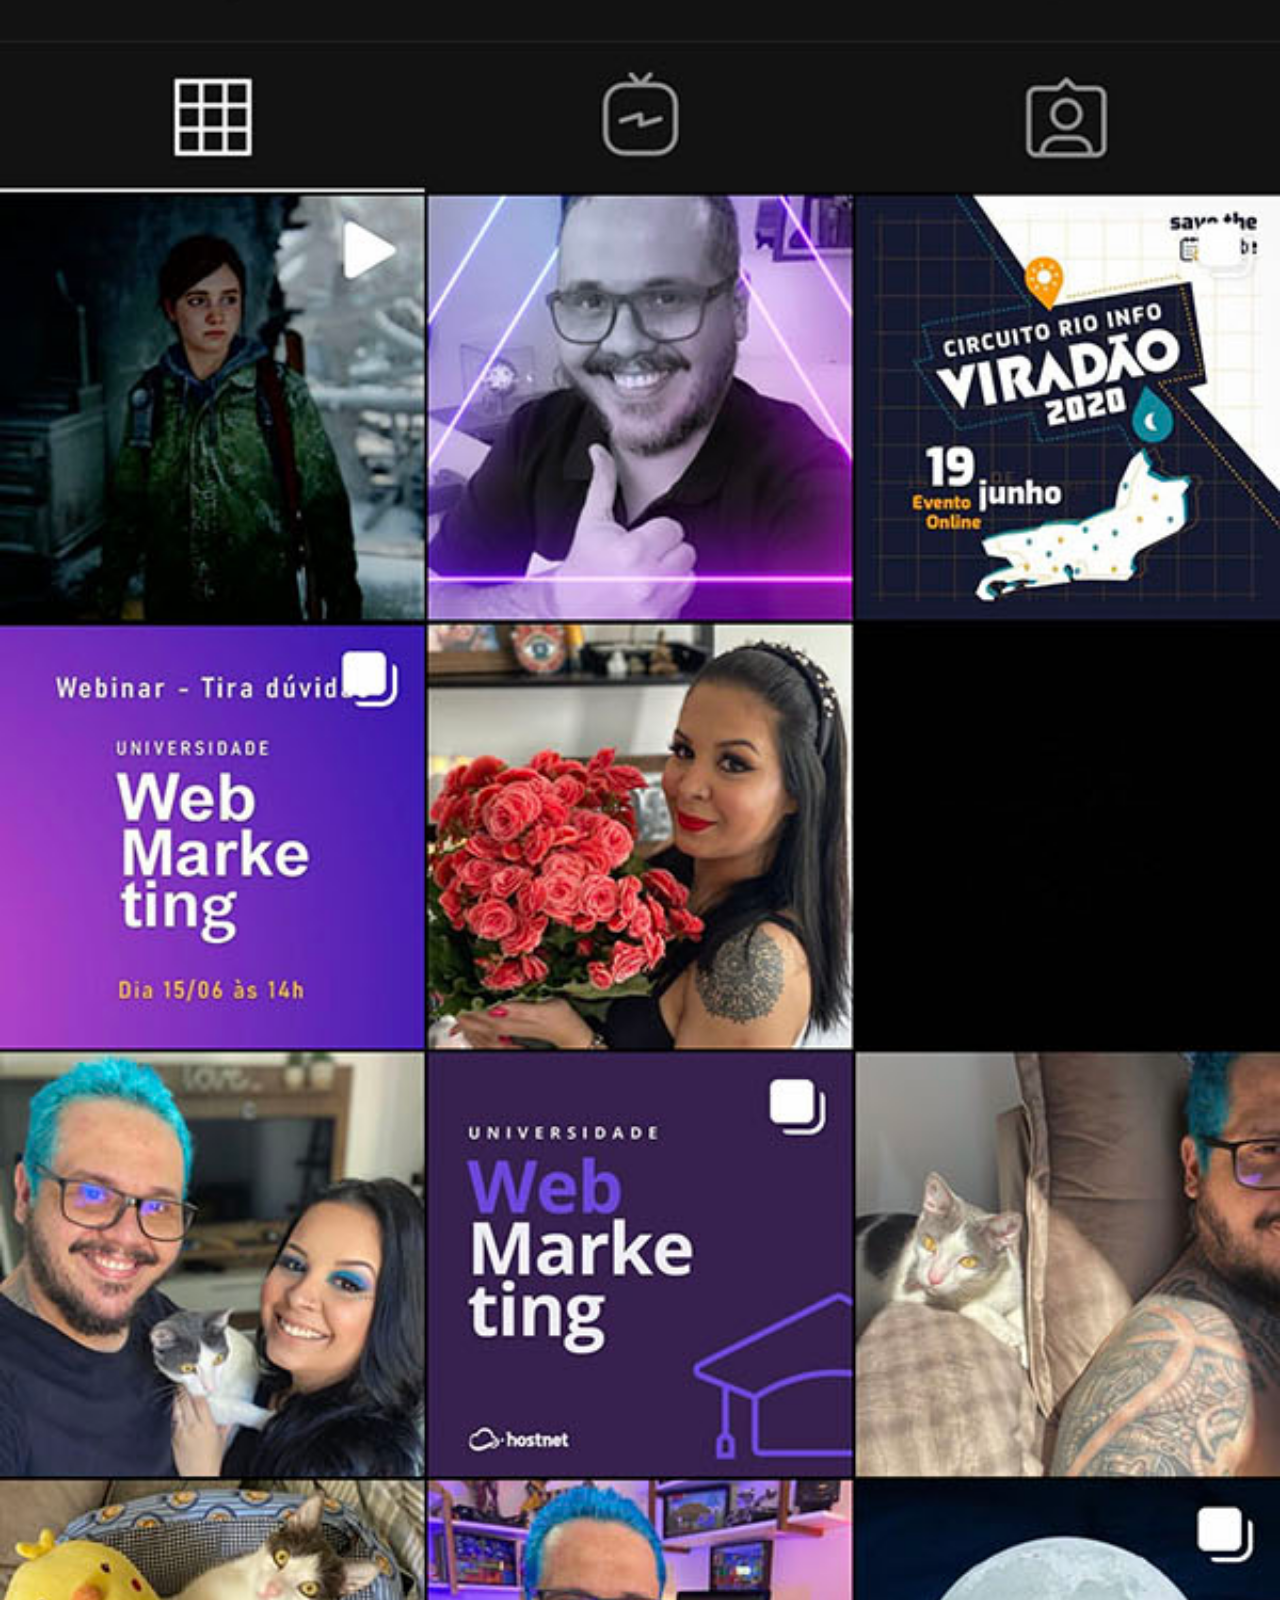
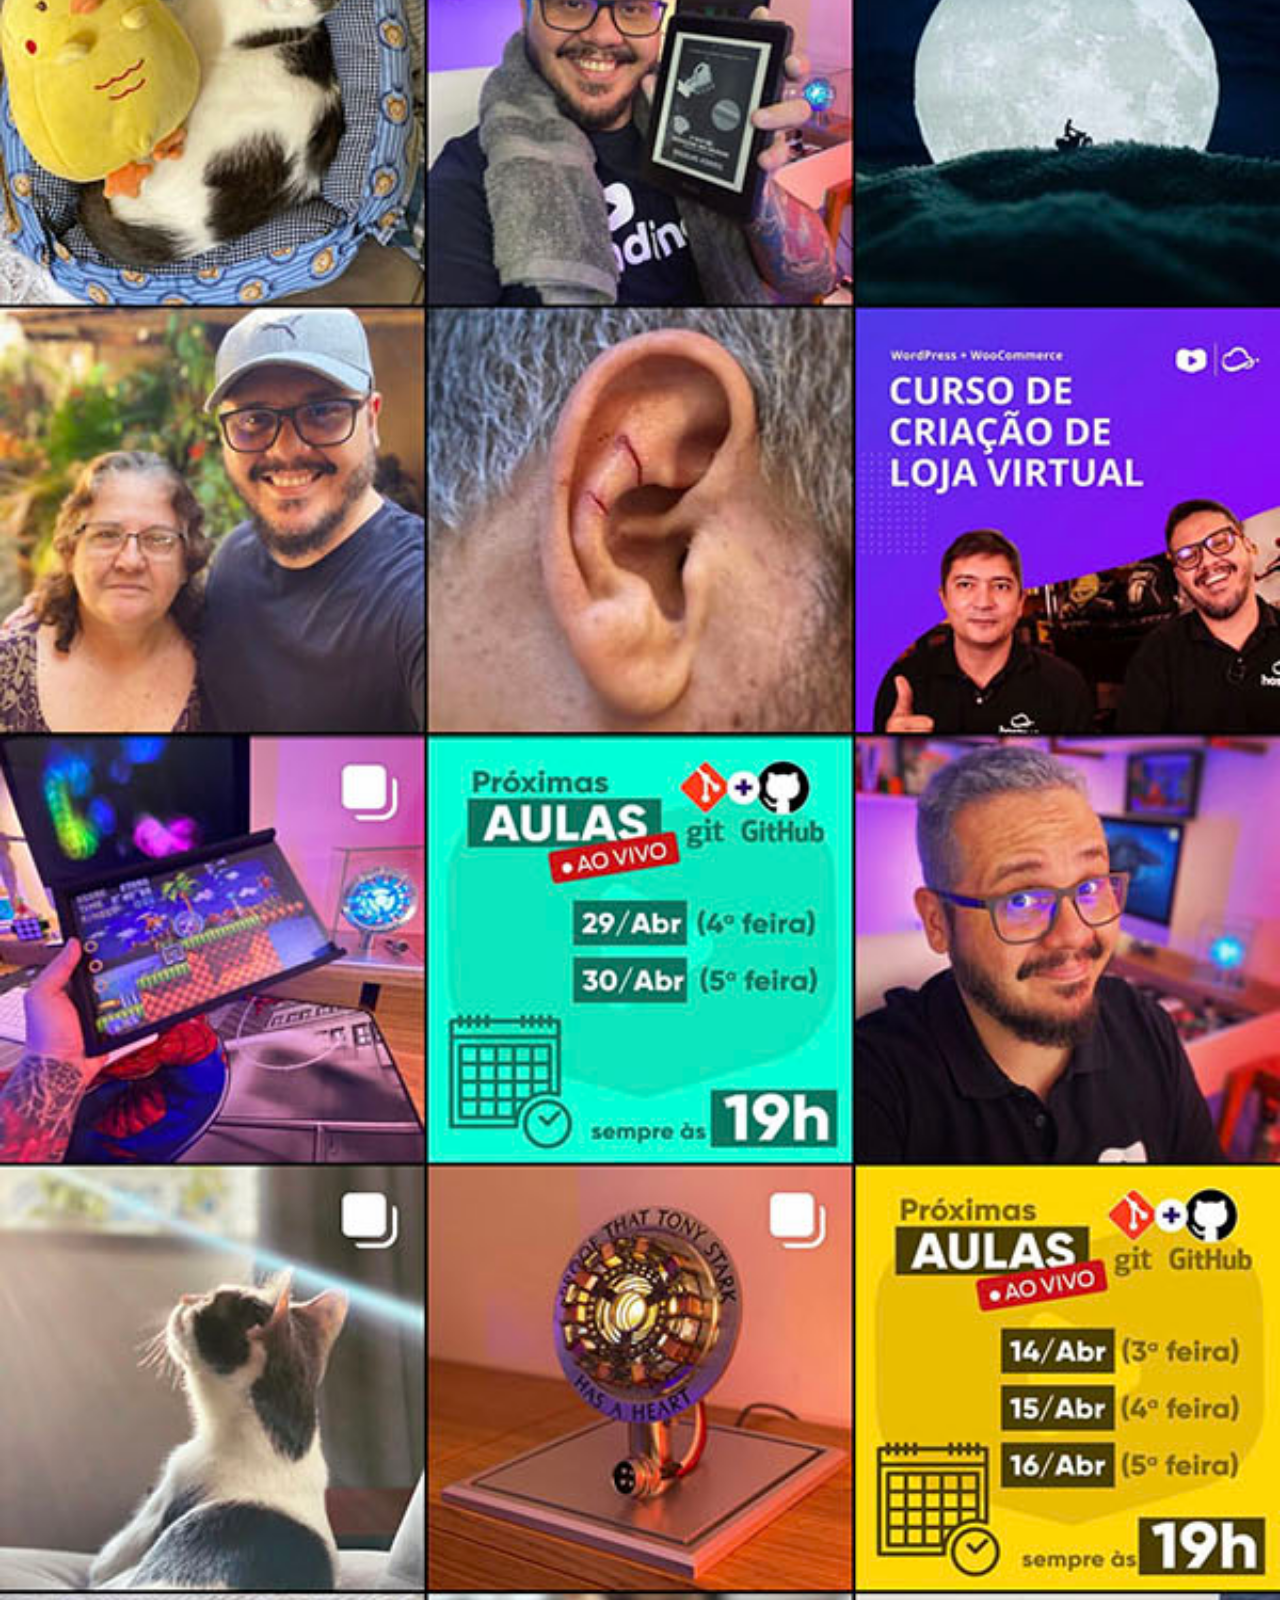
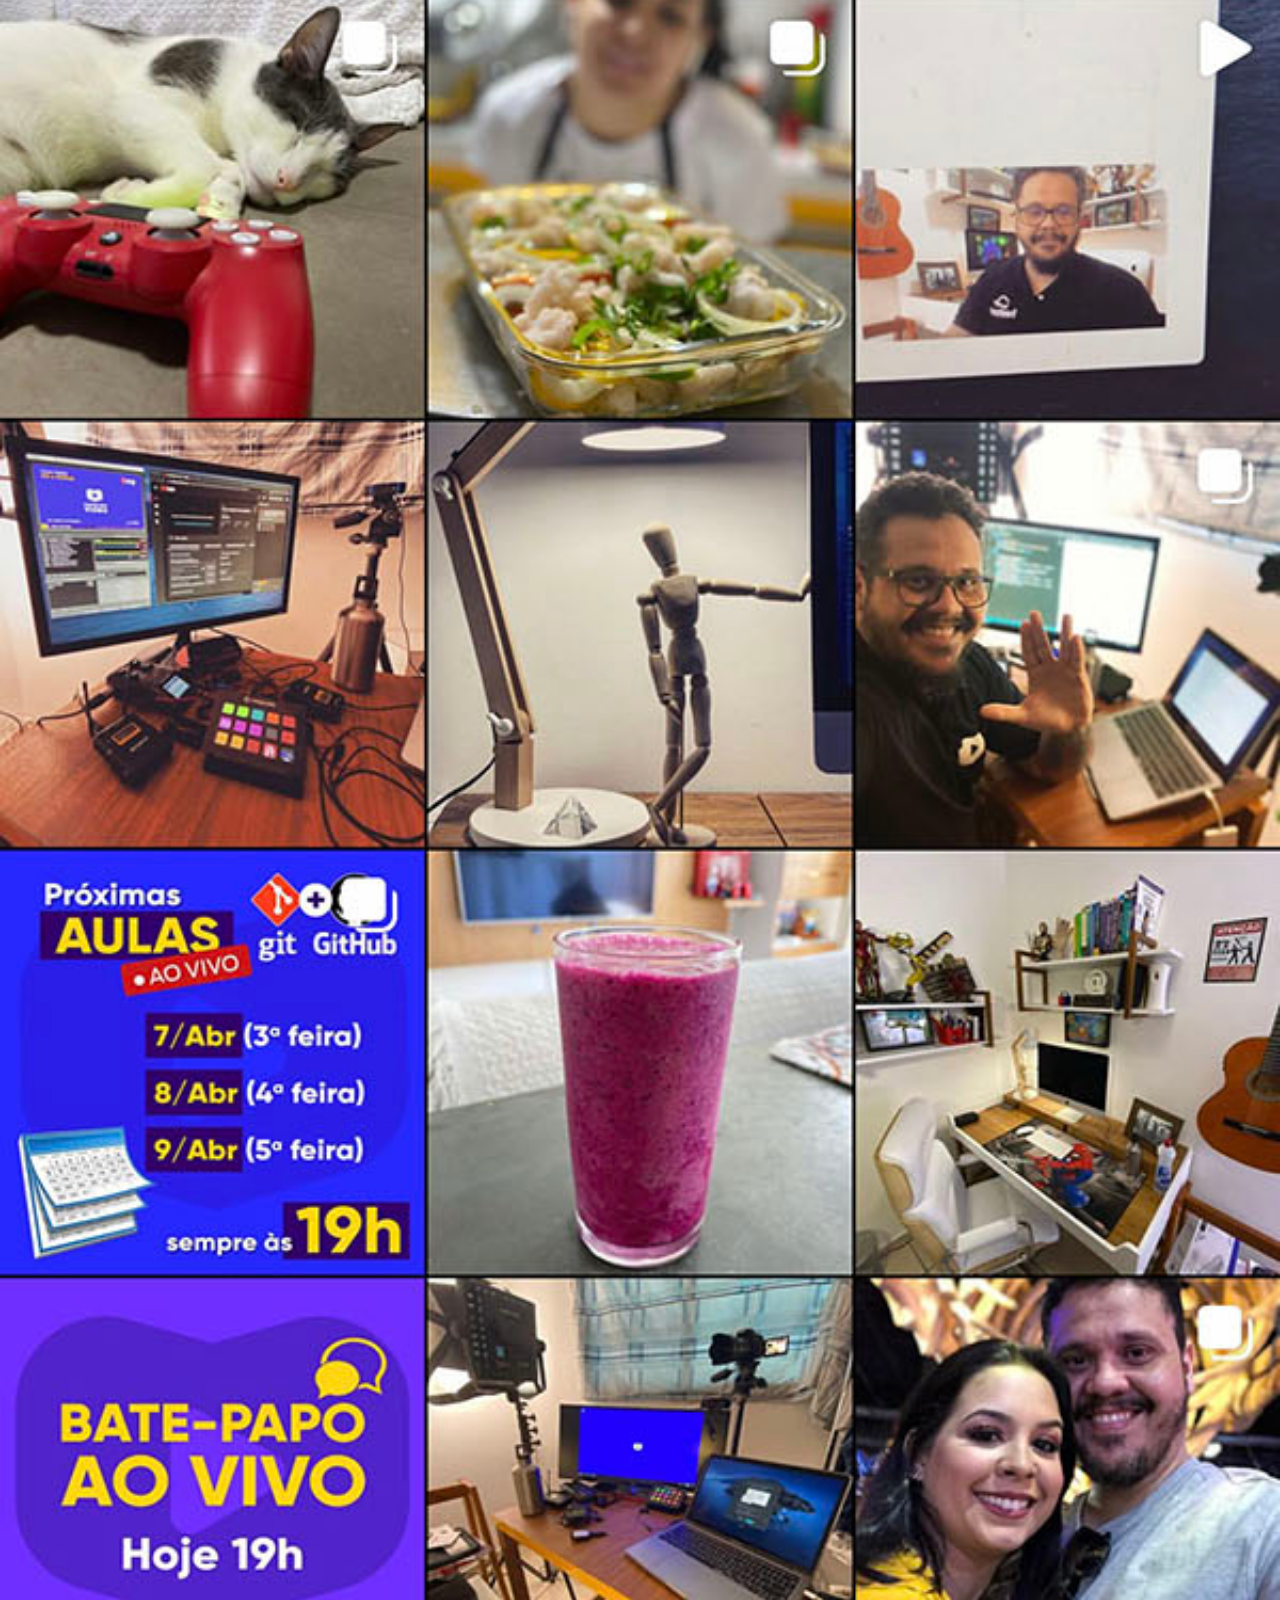
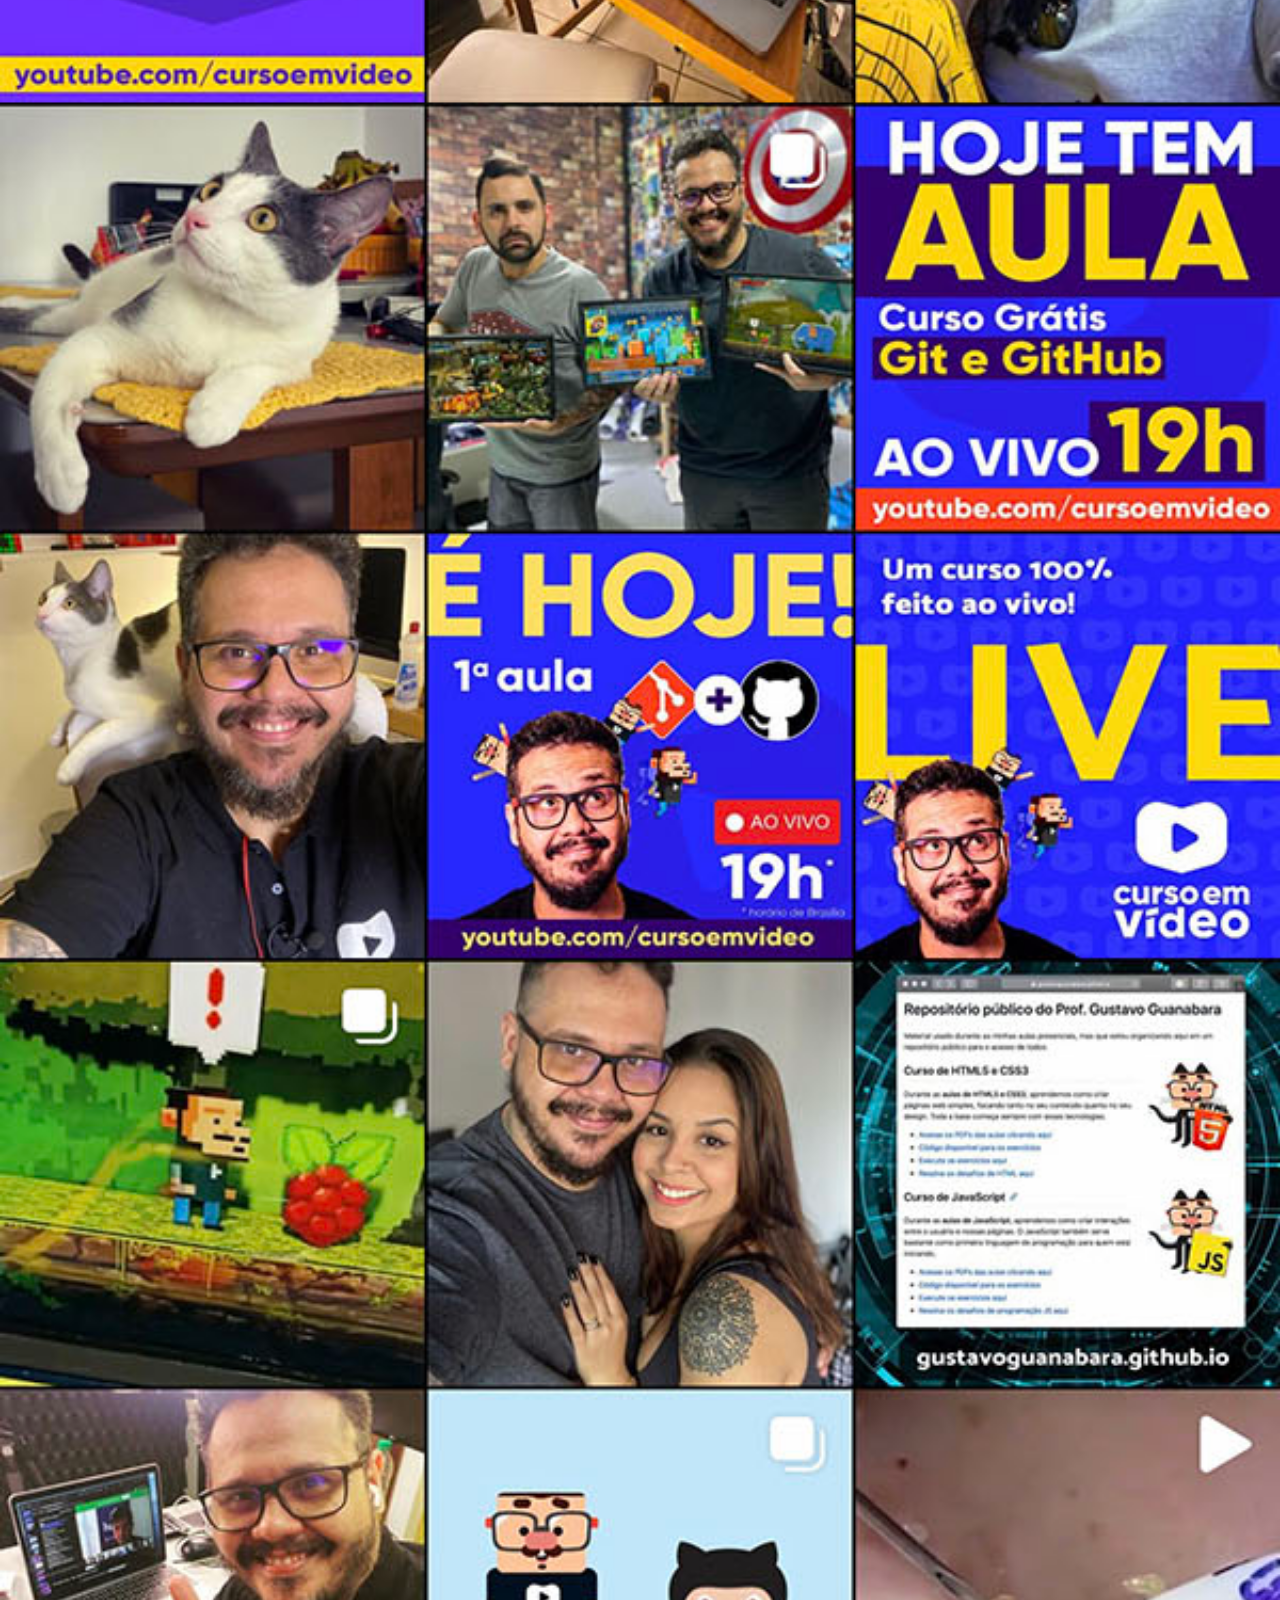
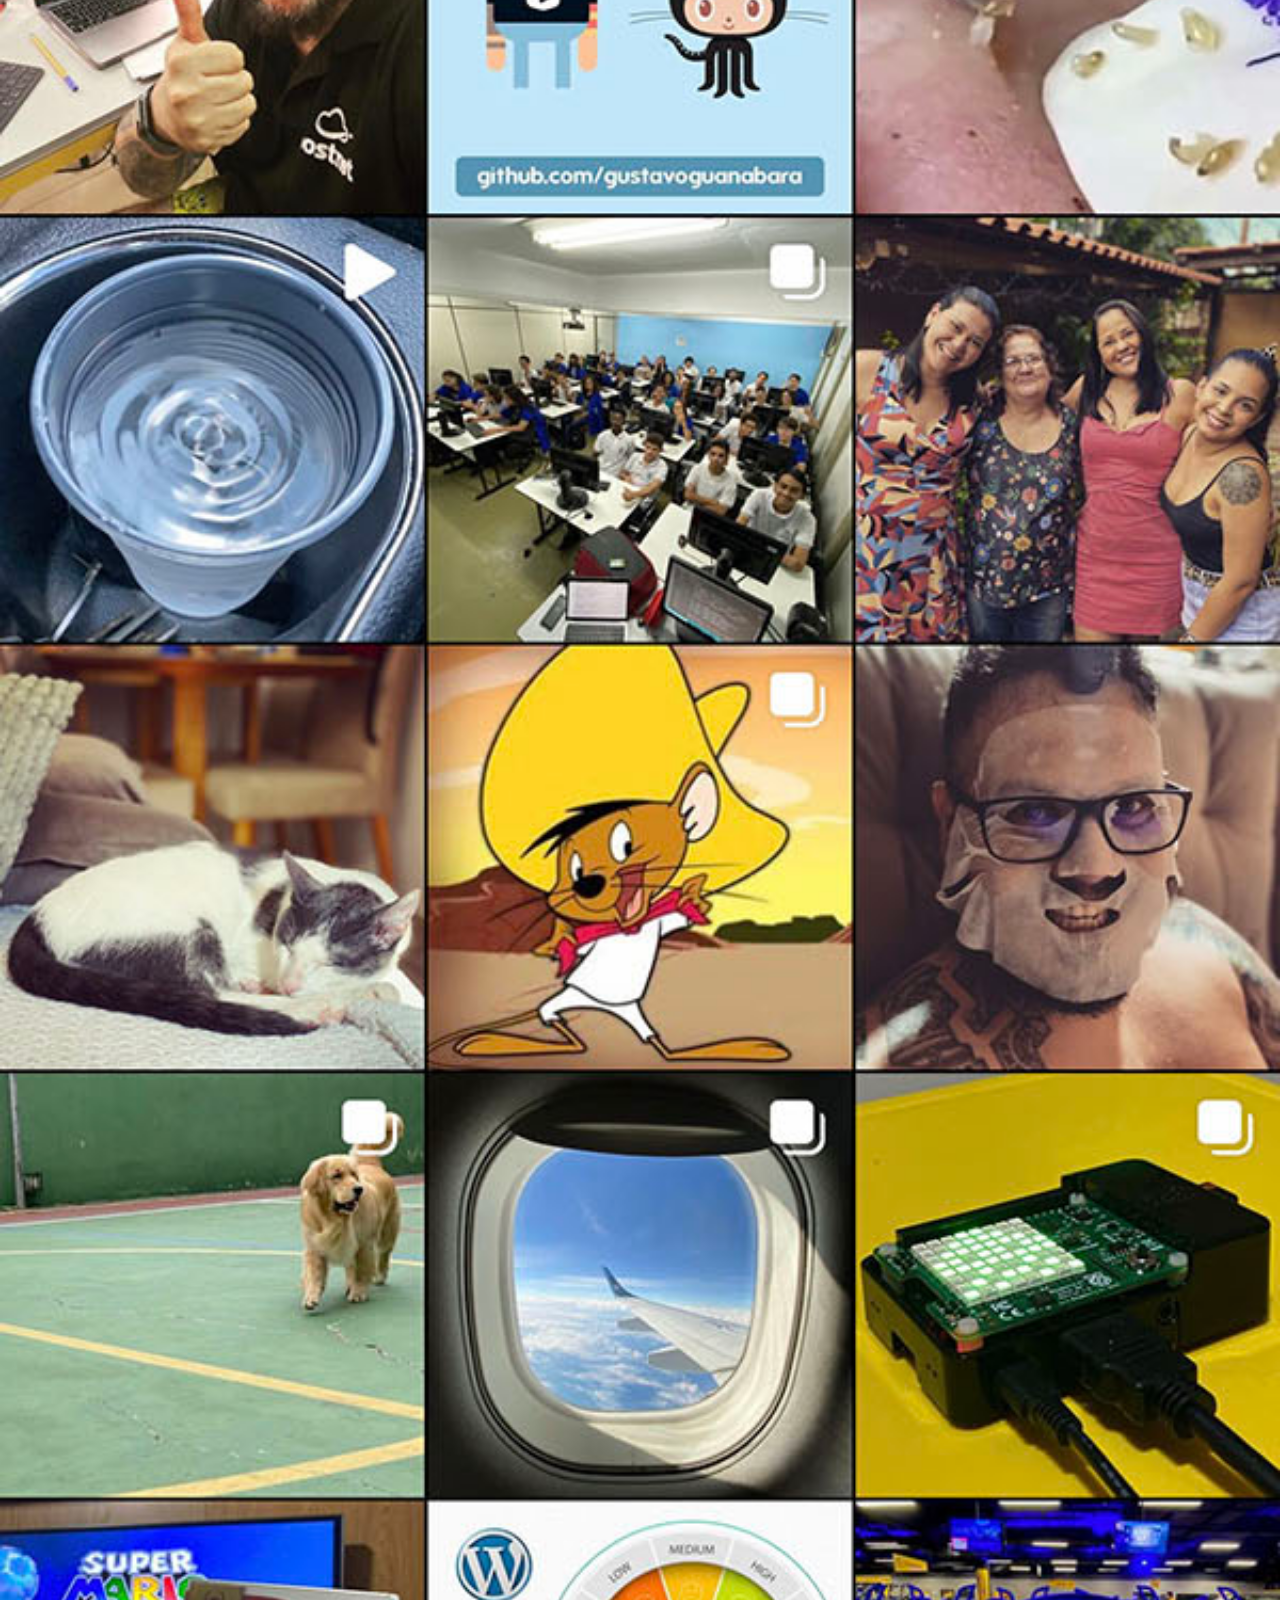
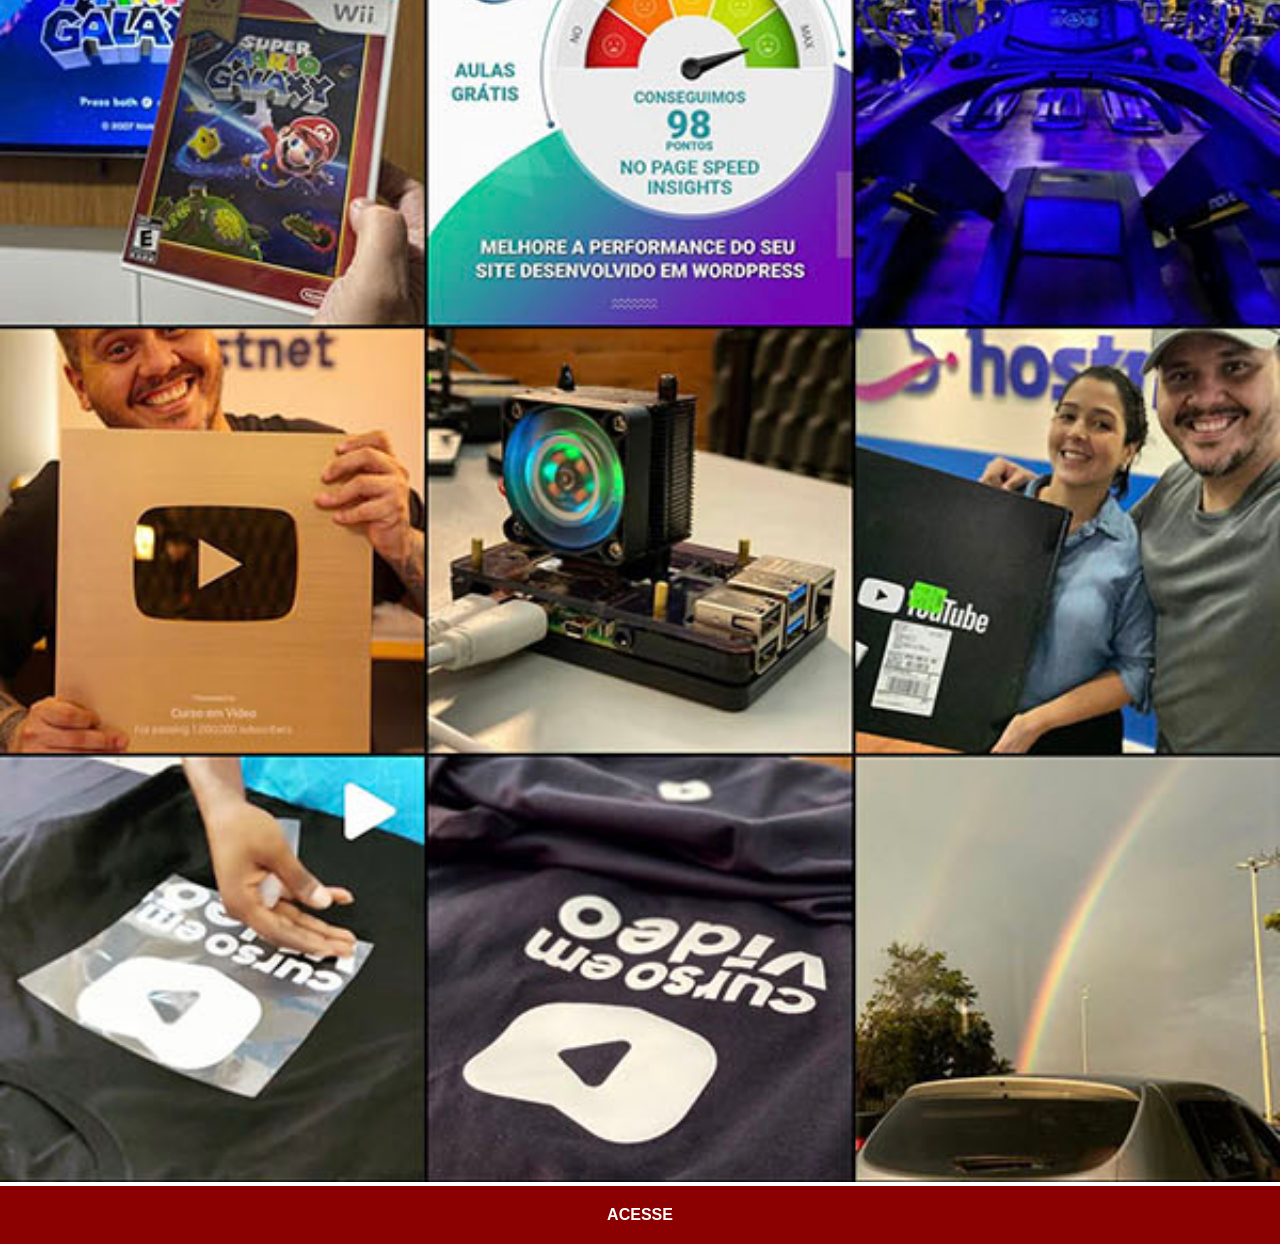
<file: insta.html>
<!DOCTYPE html>
<html lang="pt-pt">
<head>
    <meta charset="UTF-8">
    <meta name="viewport" content="width=device-width, initial-scale=1.0">
    <title>Instagram</title>
    <link rel="stylesheet" href="estilos/social.css">
</head>
<body>
    <img src="pacote-d013/imagens/tela-instagram.jpg" alt="Instagram">
    <a href="https://www.instagram.com/cursoemvideo/" target="_blank">ACESSE</a>
</body>
</html>
</file>
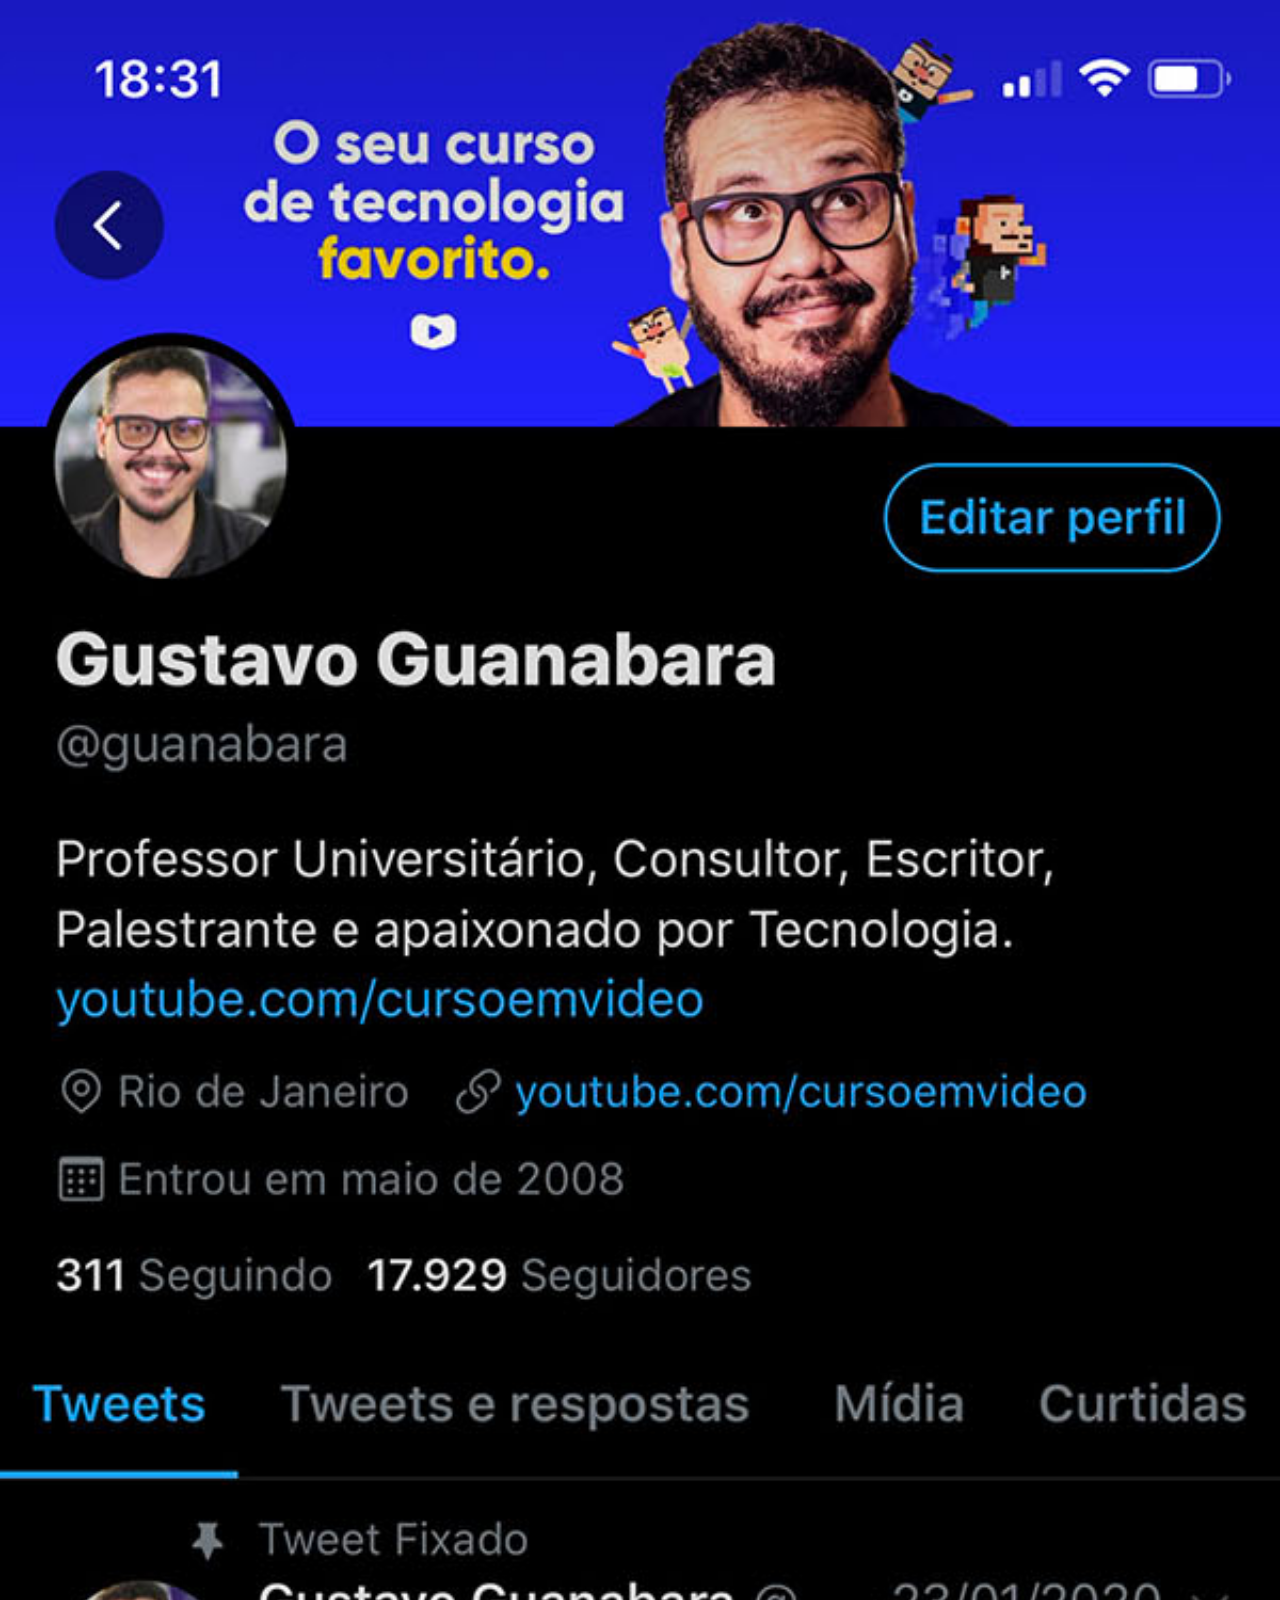
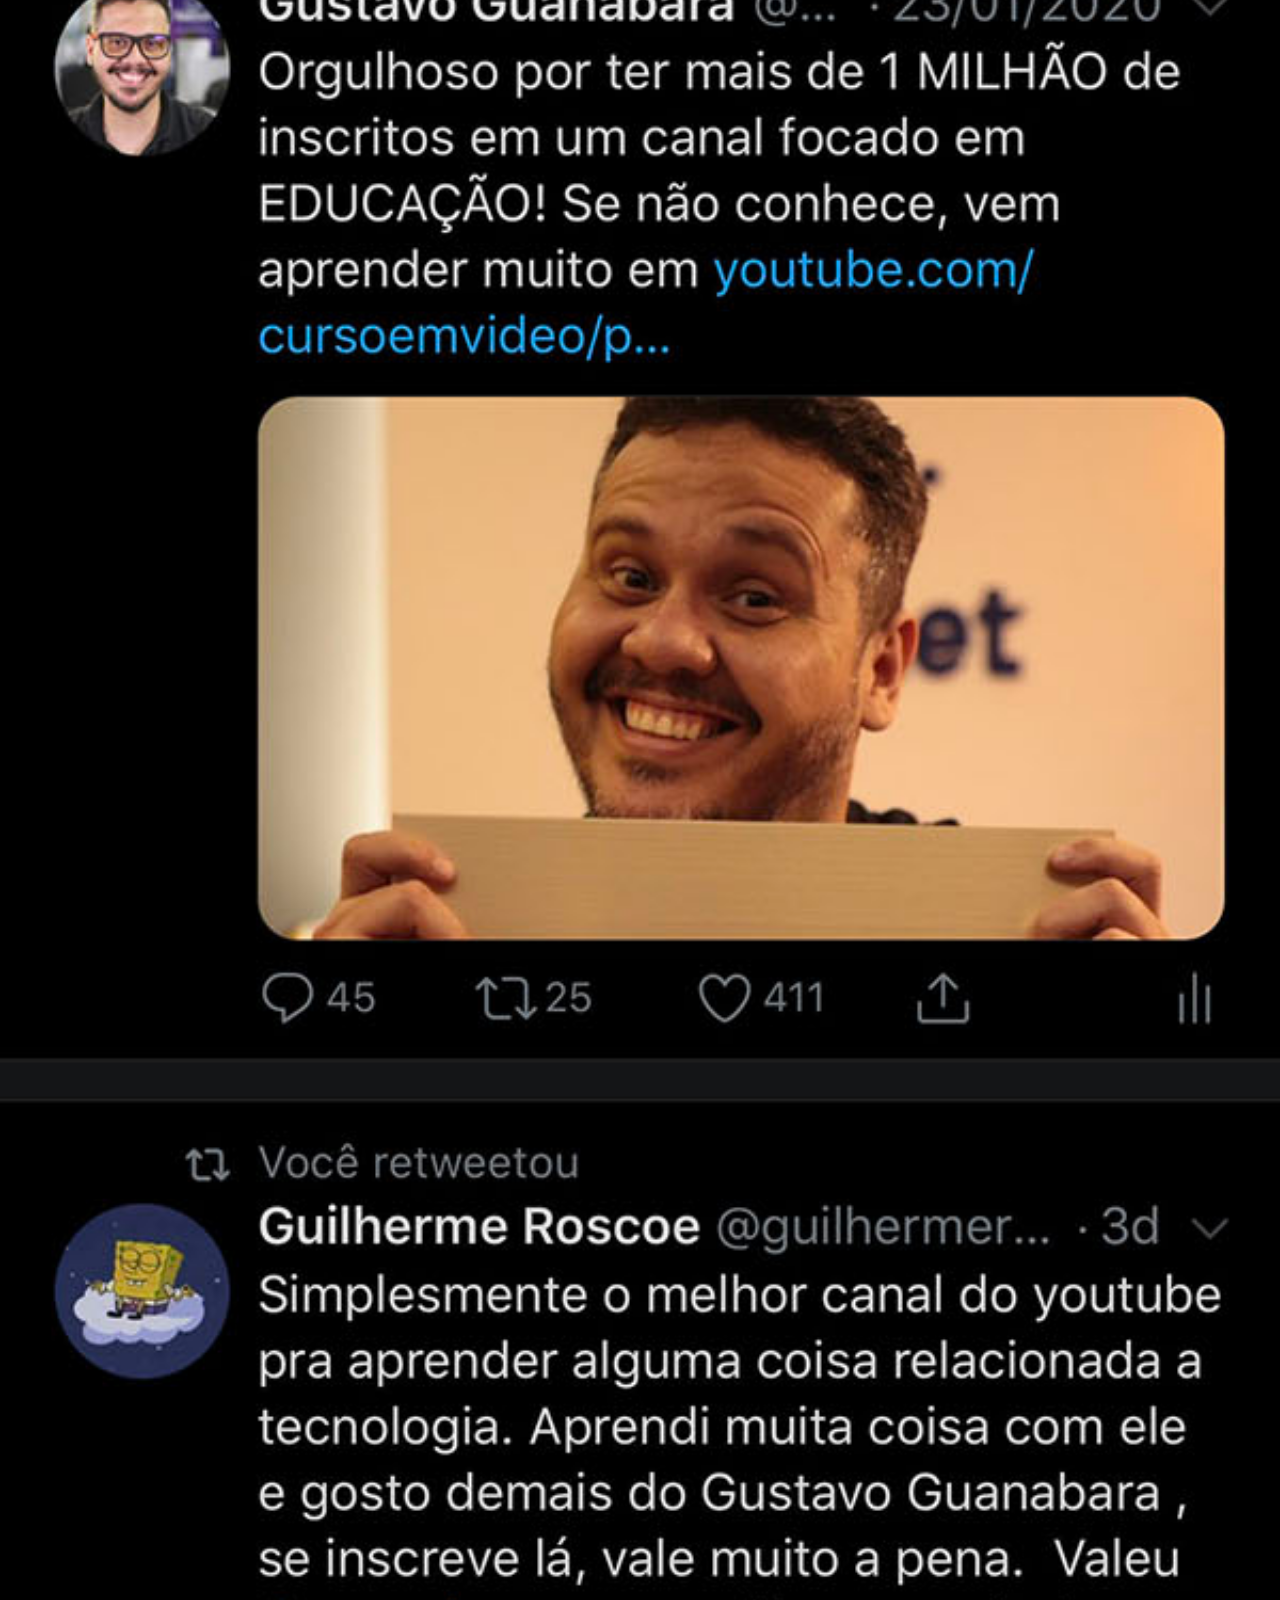
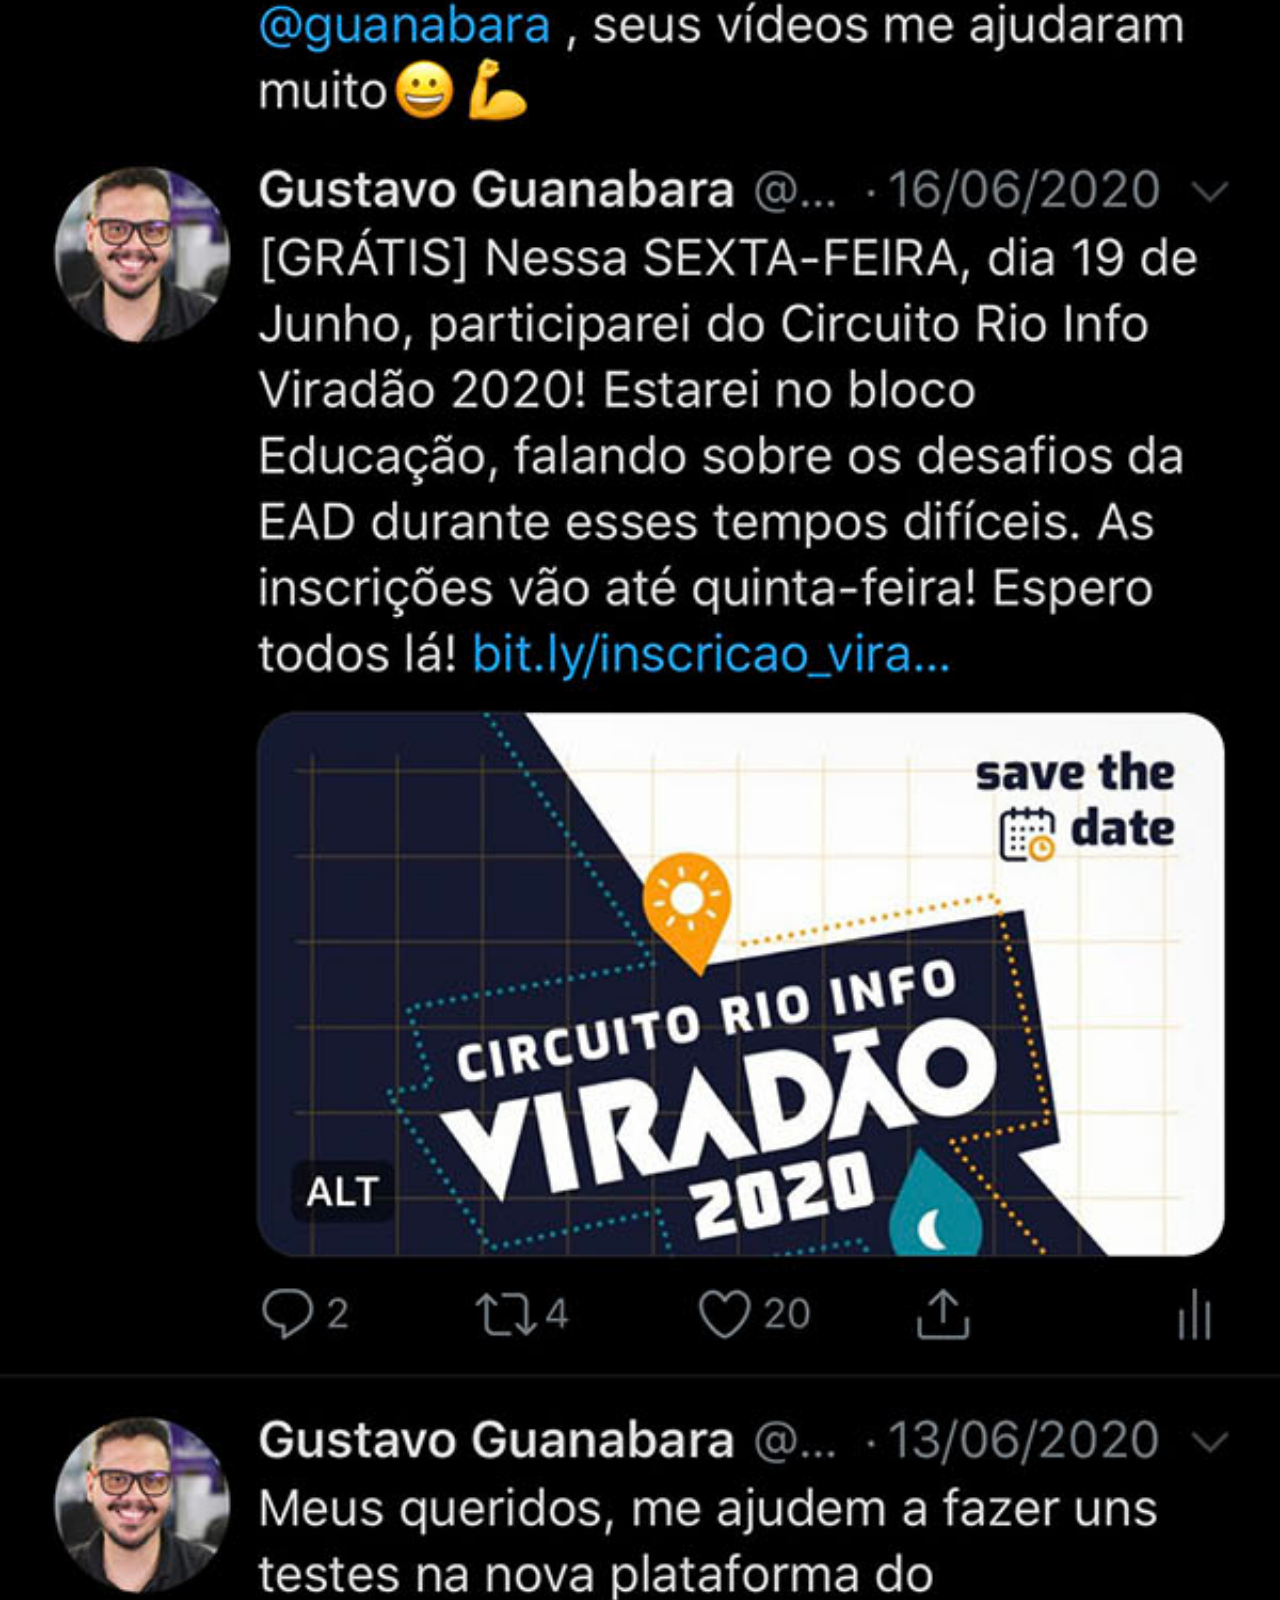
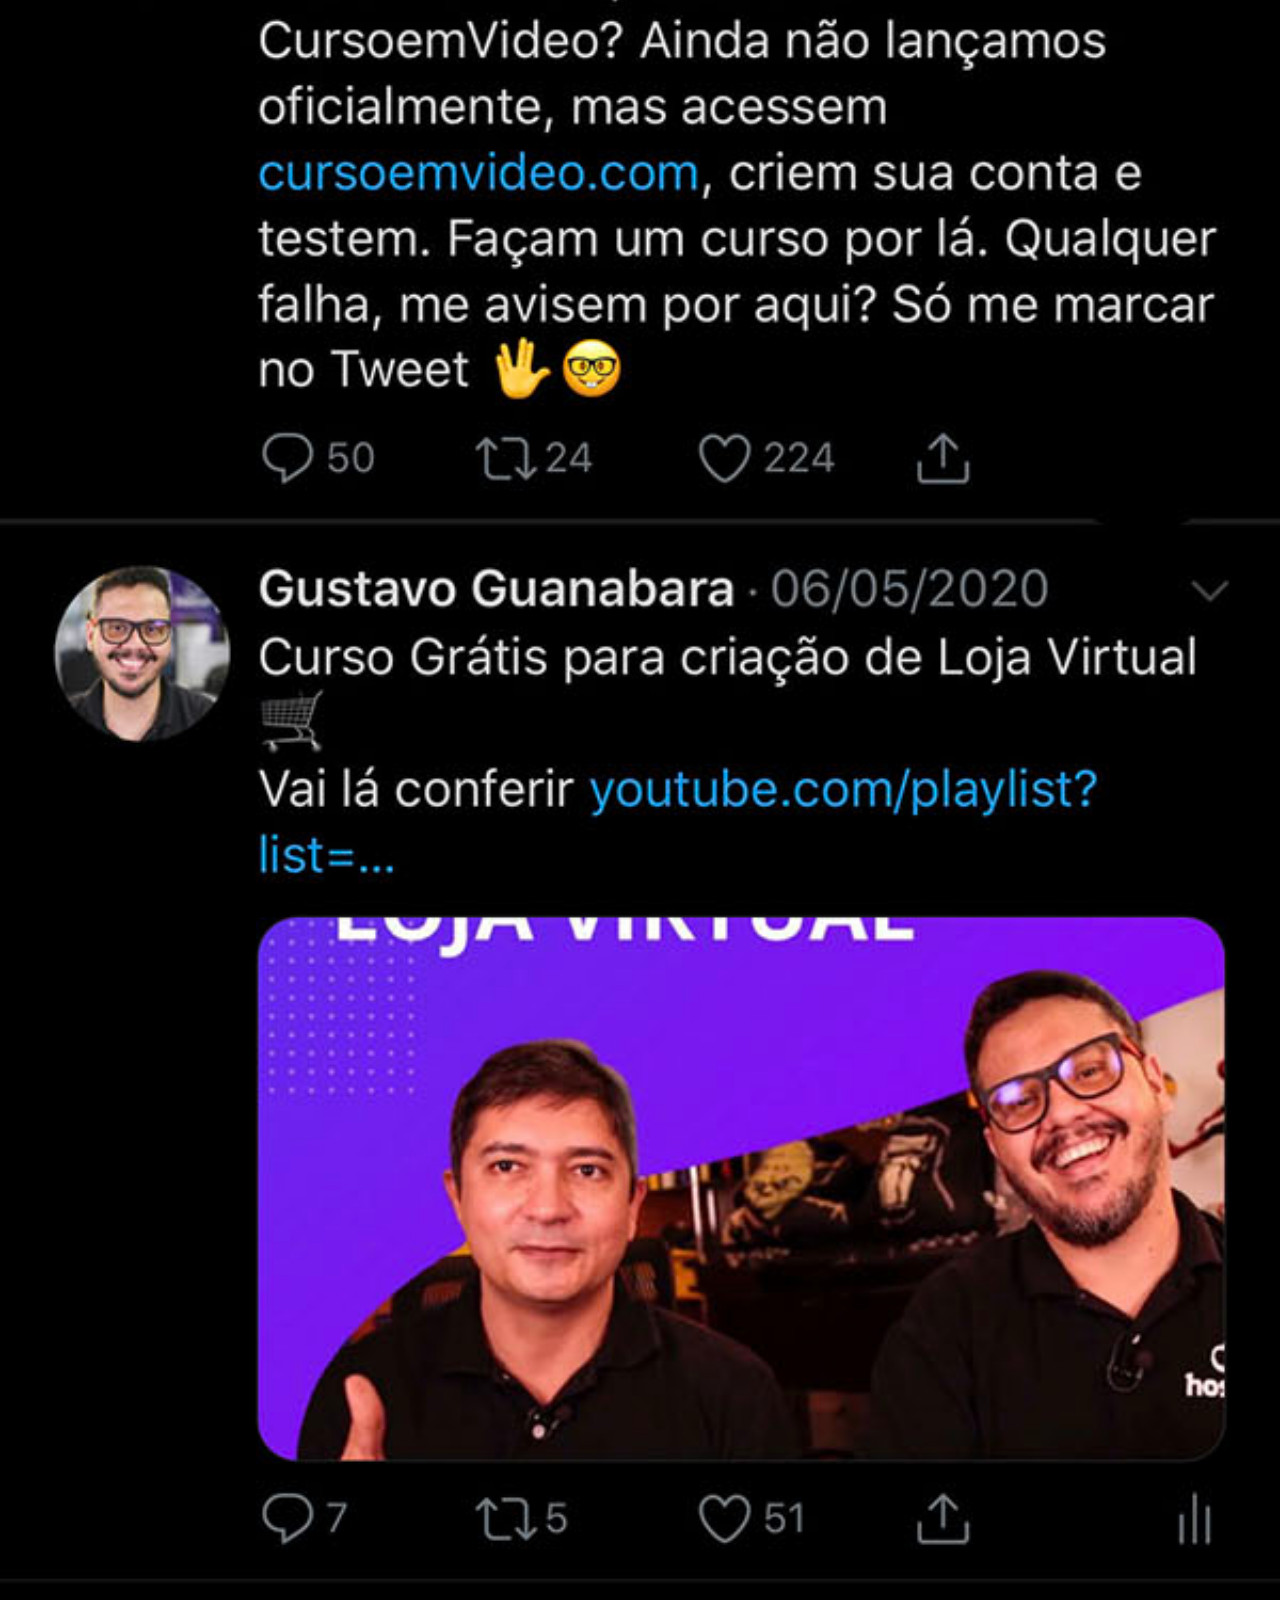
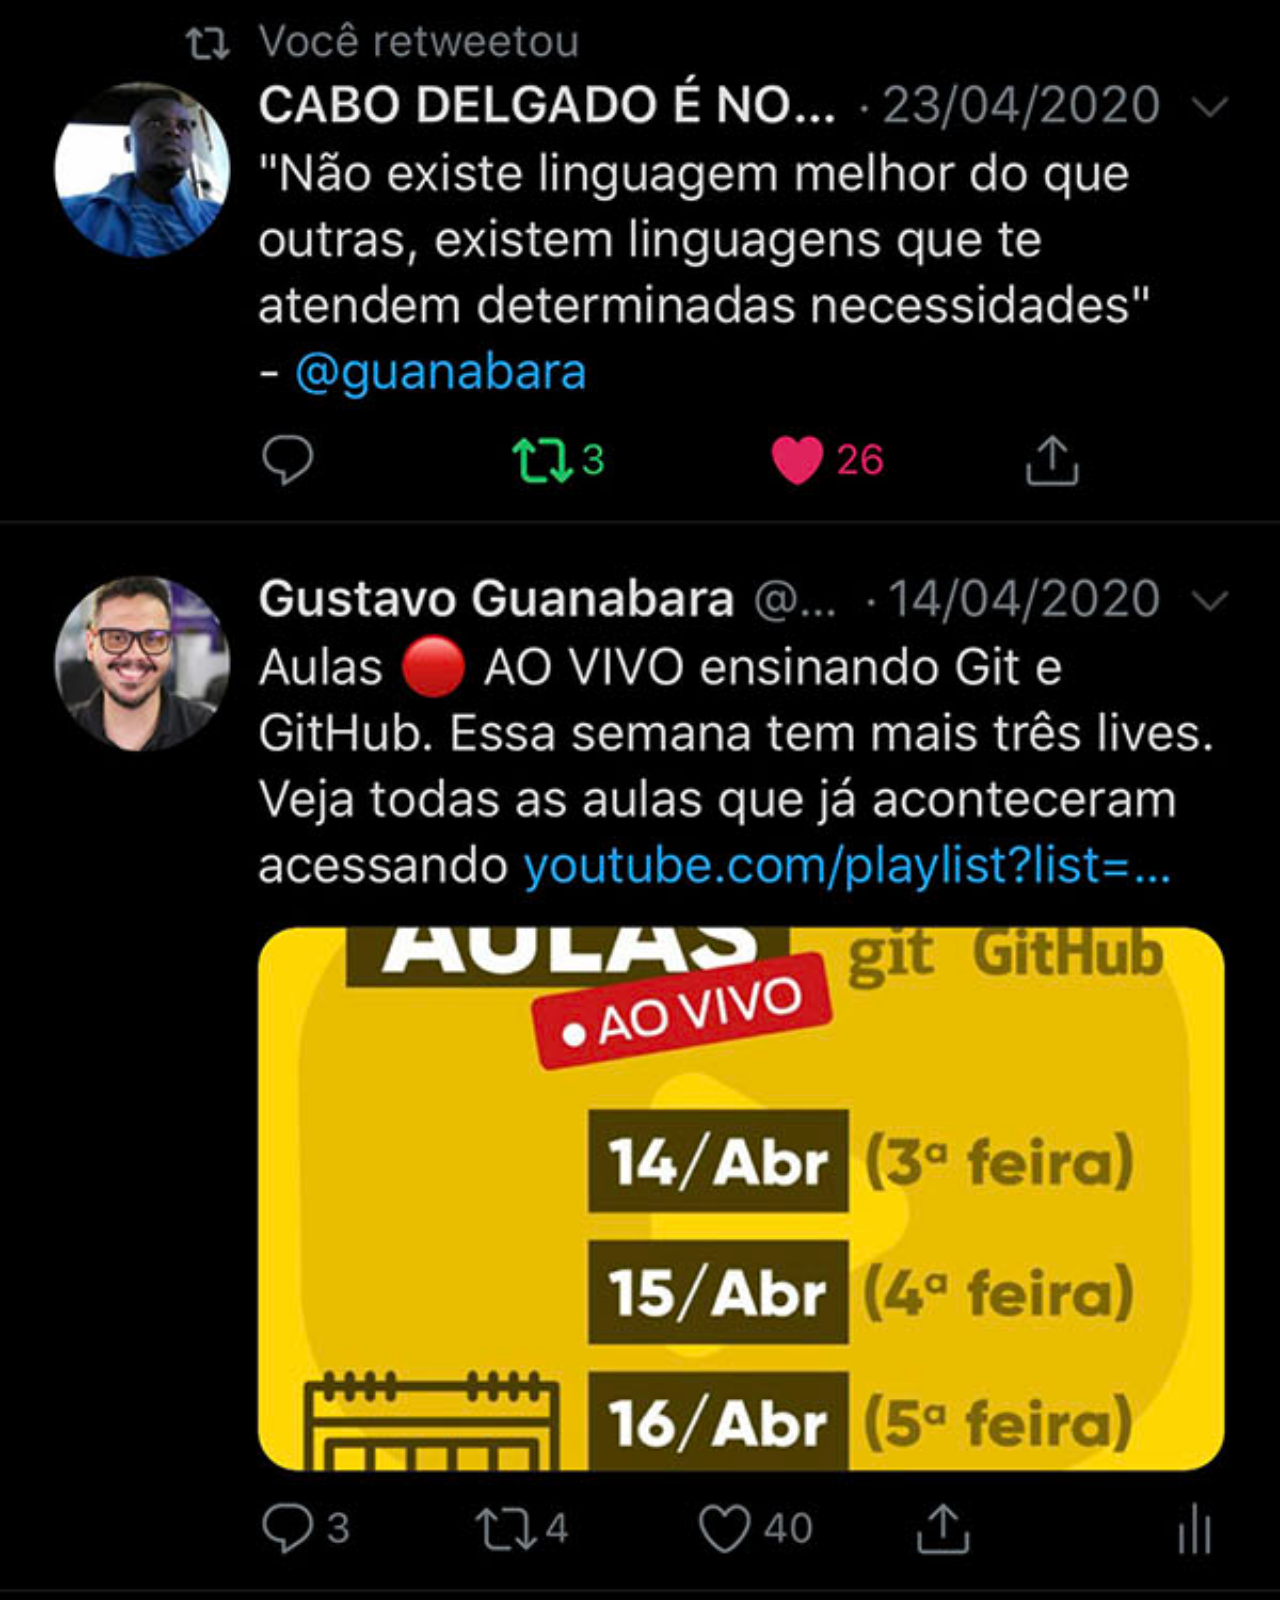
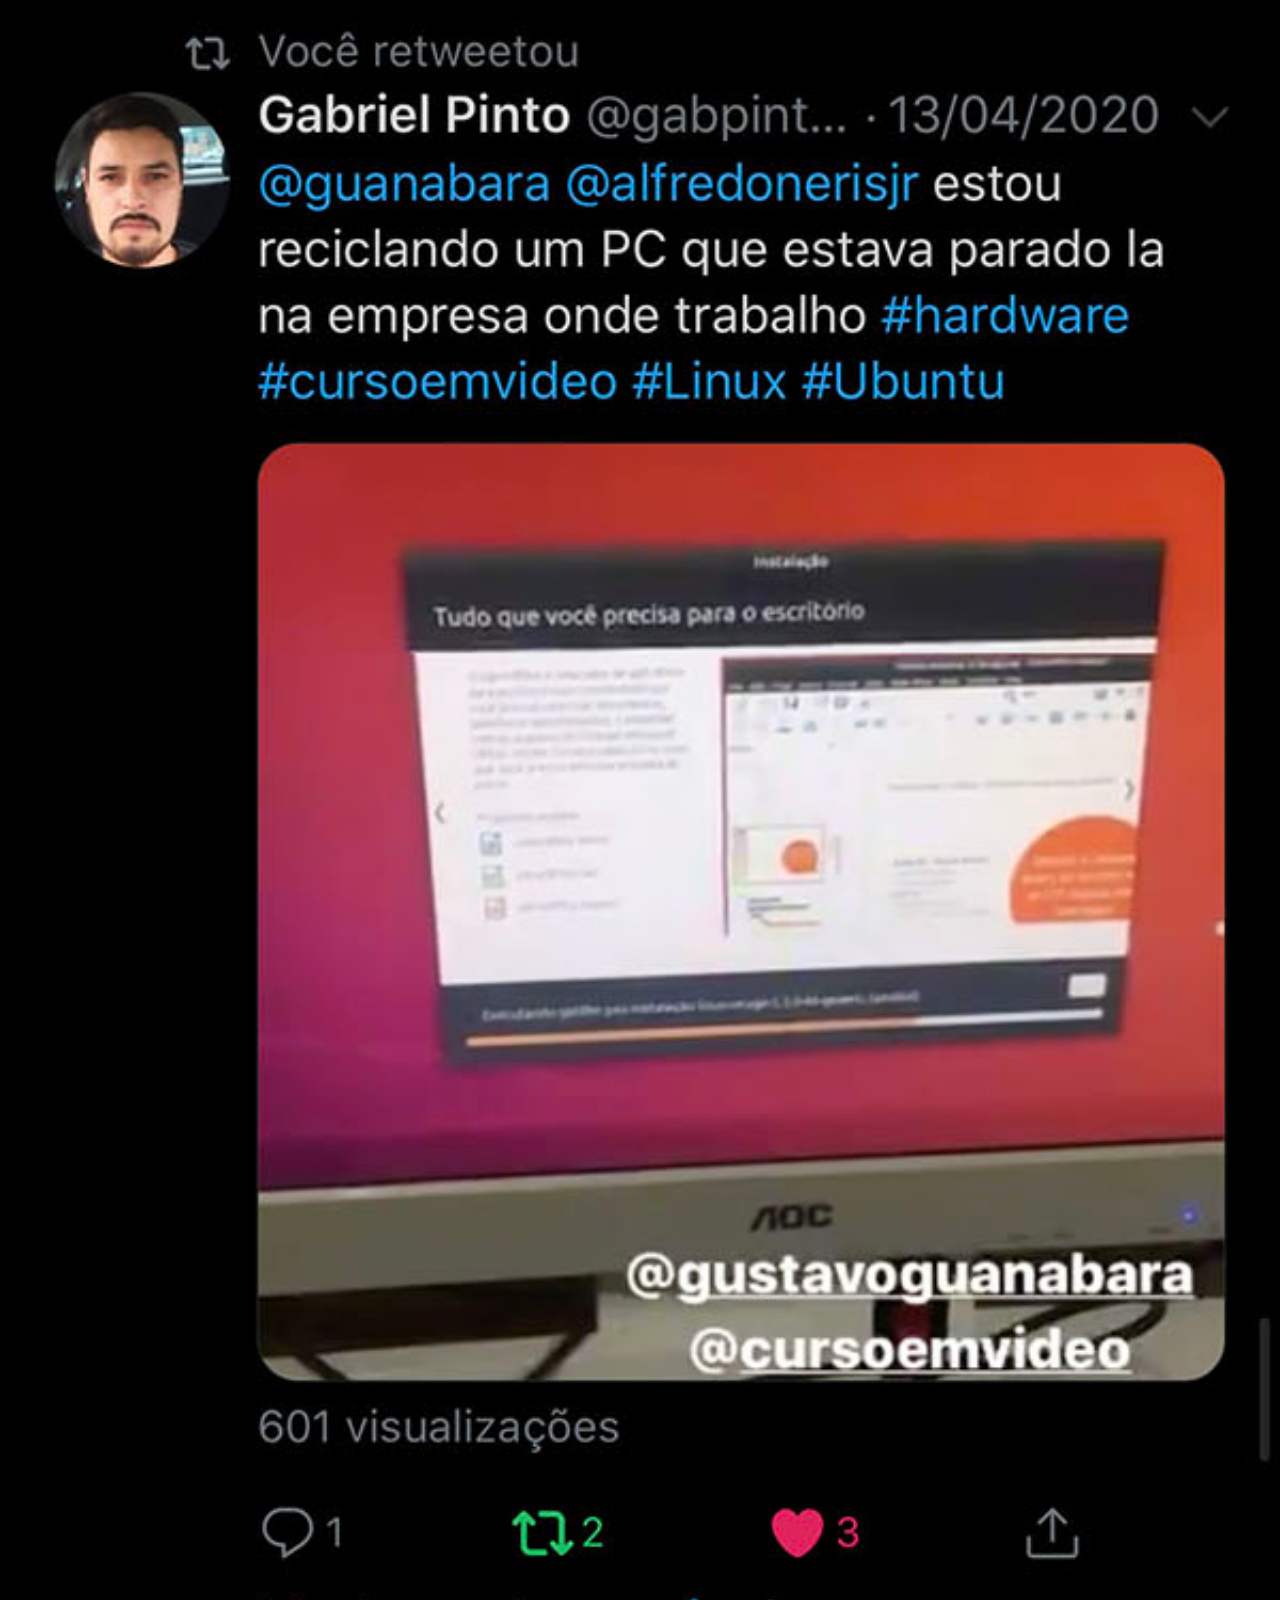
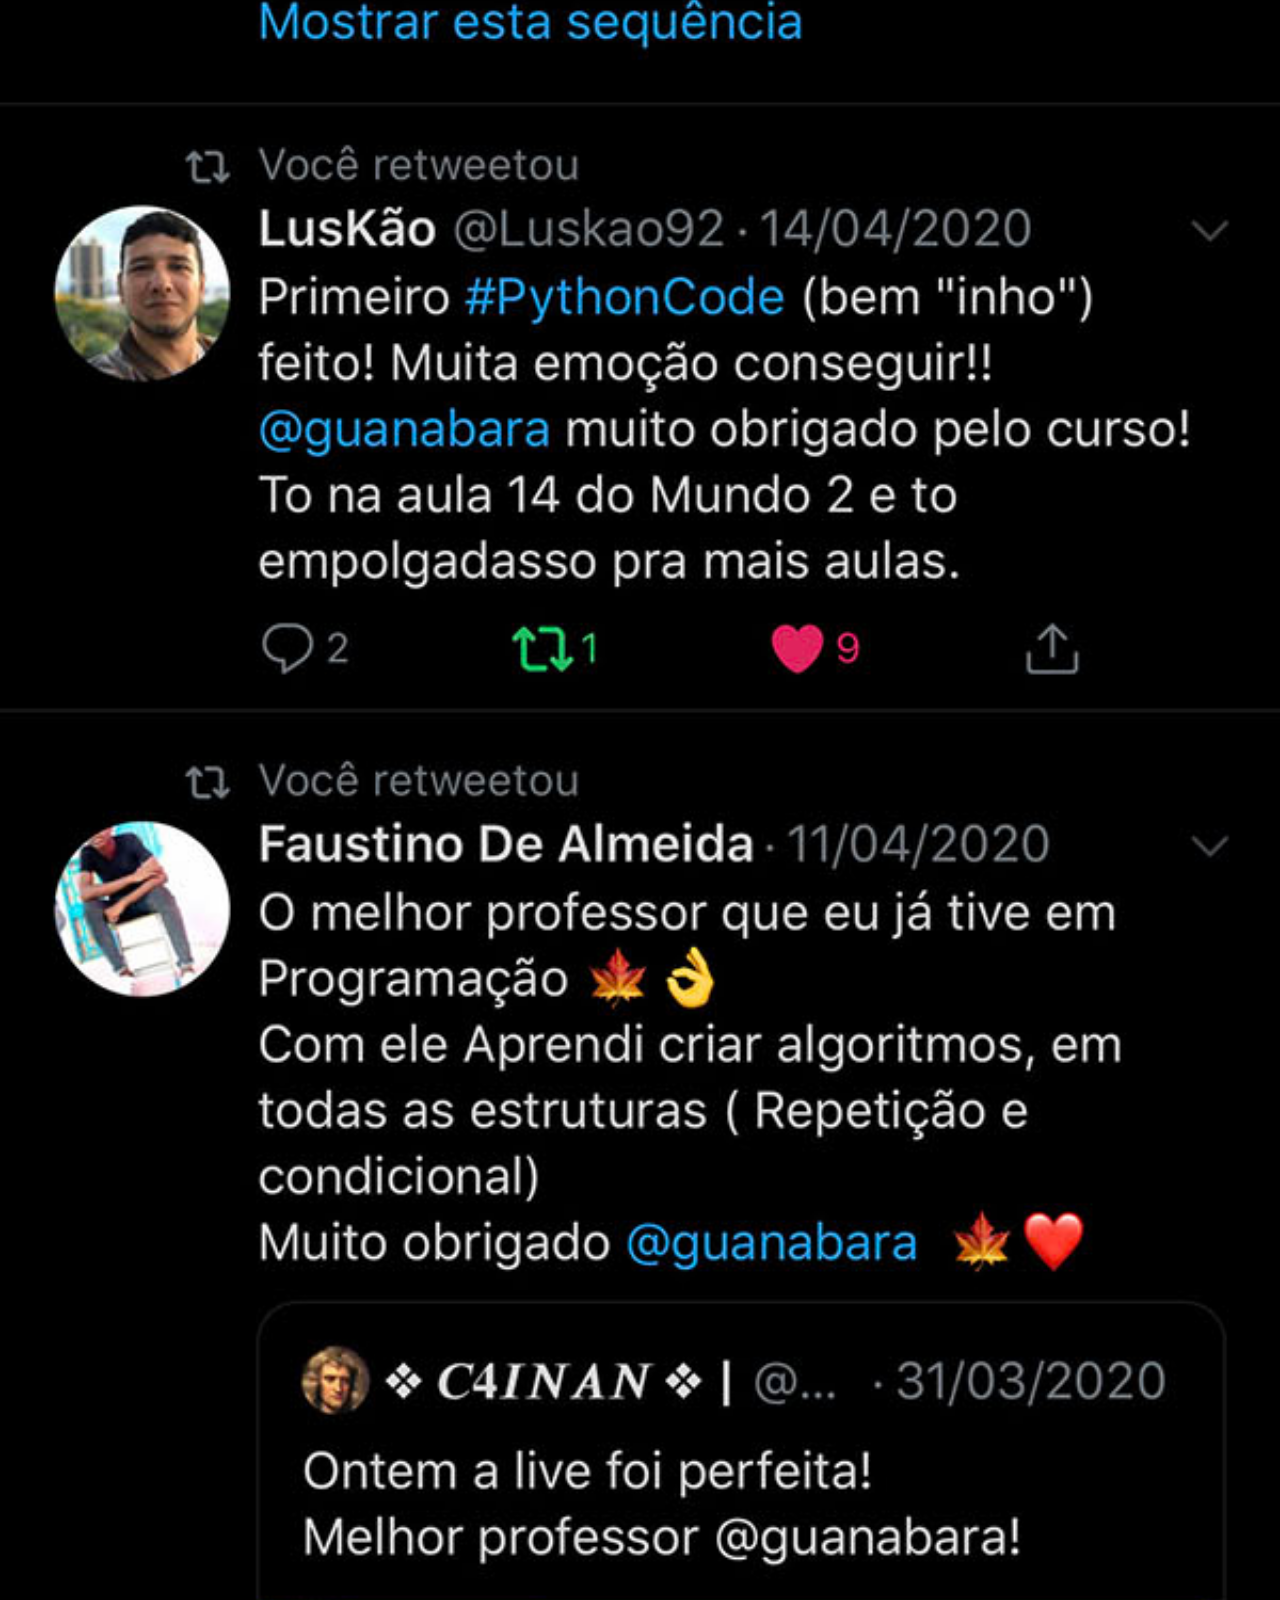
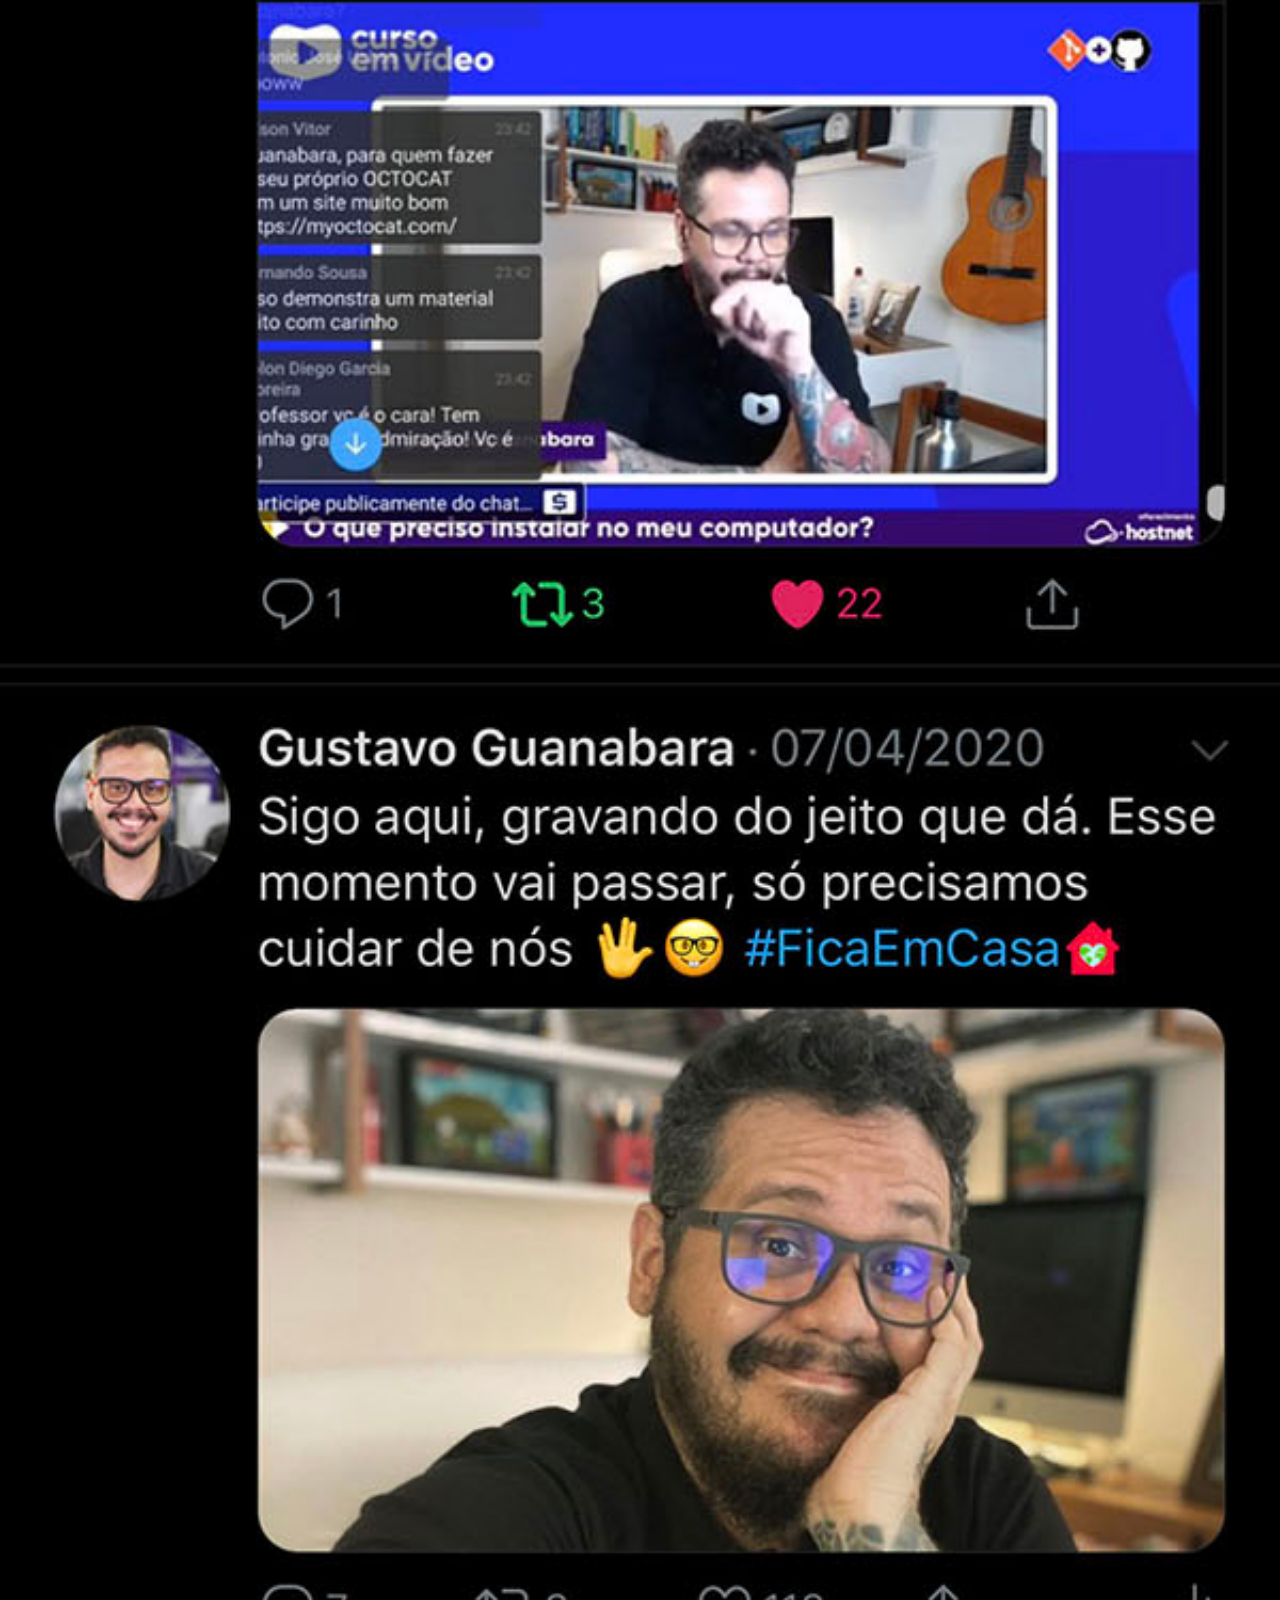
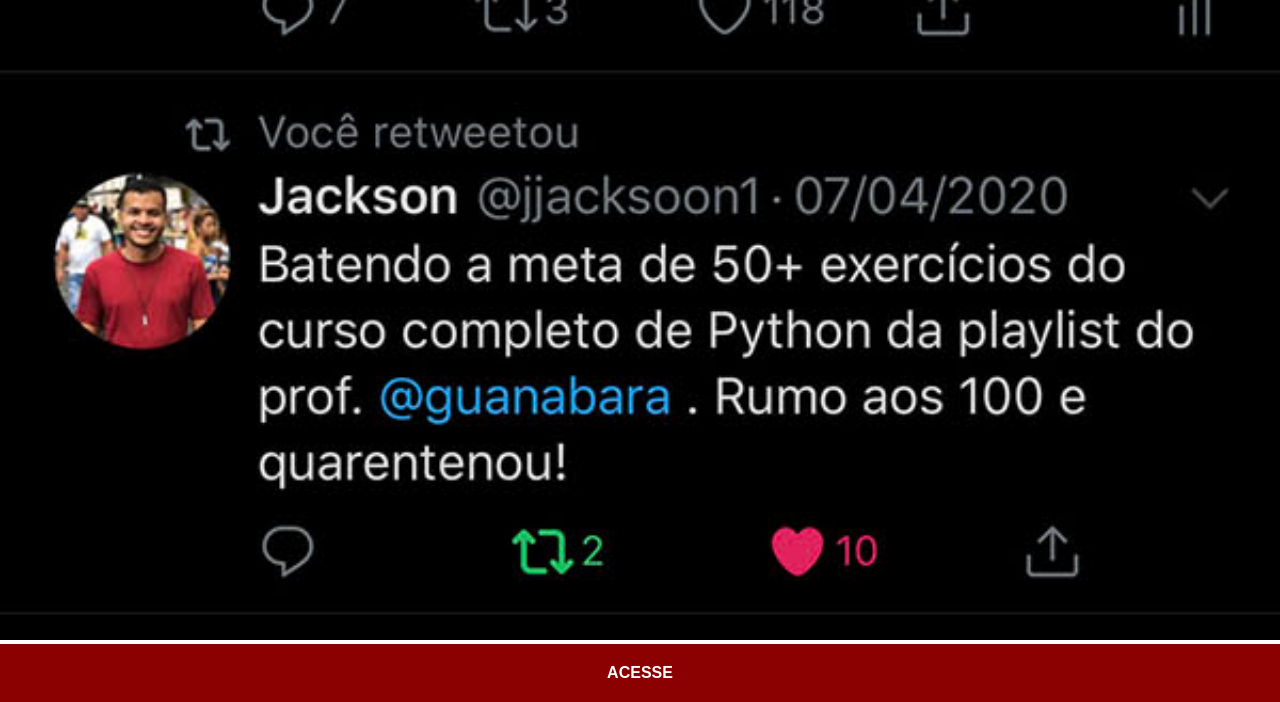
<file: twitter.html>
<!DOCTYPE html>
<html lang="pt-pt">
<head>
    <meta charset="UTF-8">
    <meta name="viewport" content="width=device-width, initial-scale=1.0">
    <title>Twitter</title>
    <link rel="stylesheet" href="estilos/social.css">
</head>
<body>
    <img src="pacote-d013/imagens/tela-twitter.jpg" alt="Twitter">
    <a href="https://x.com/cursosemvideo" target="_blank">ACESSE</a>
</body>
</html>
</file>
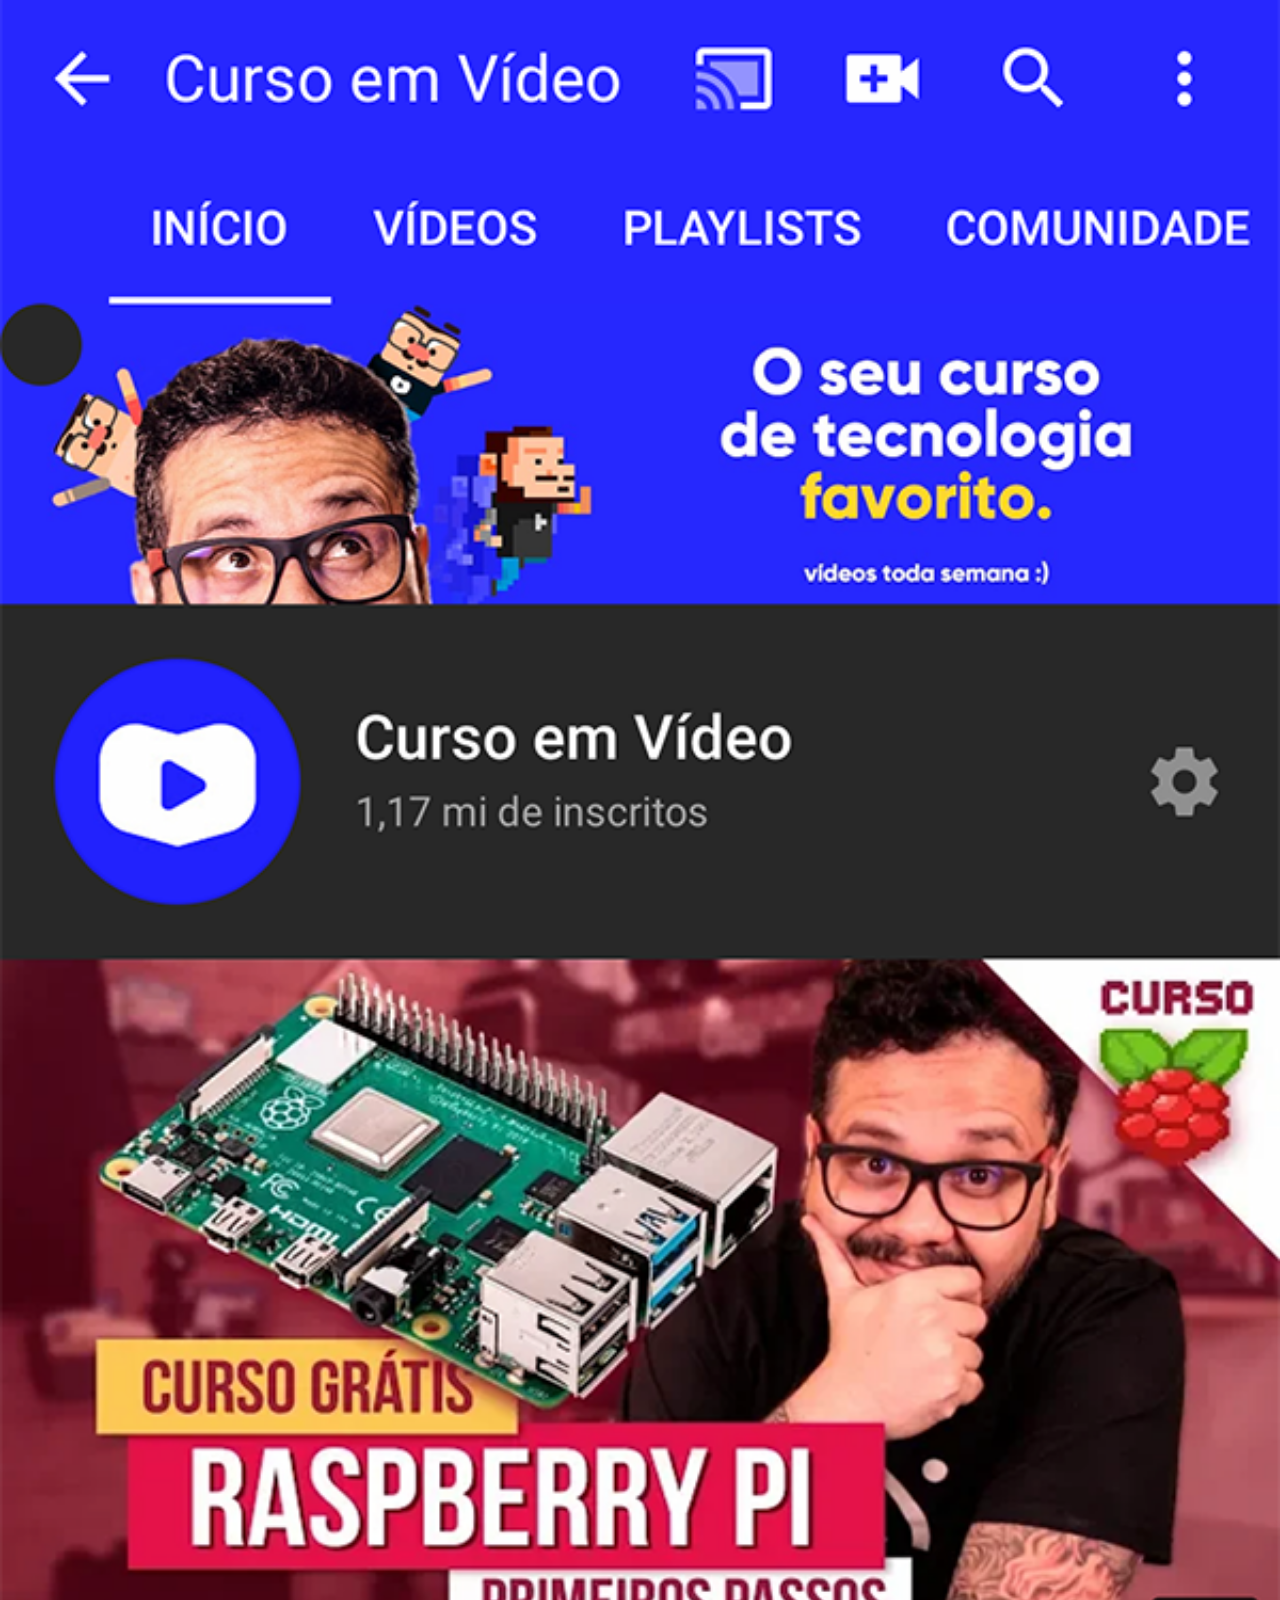
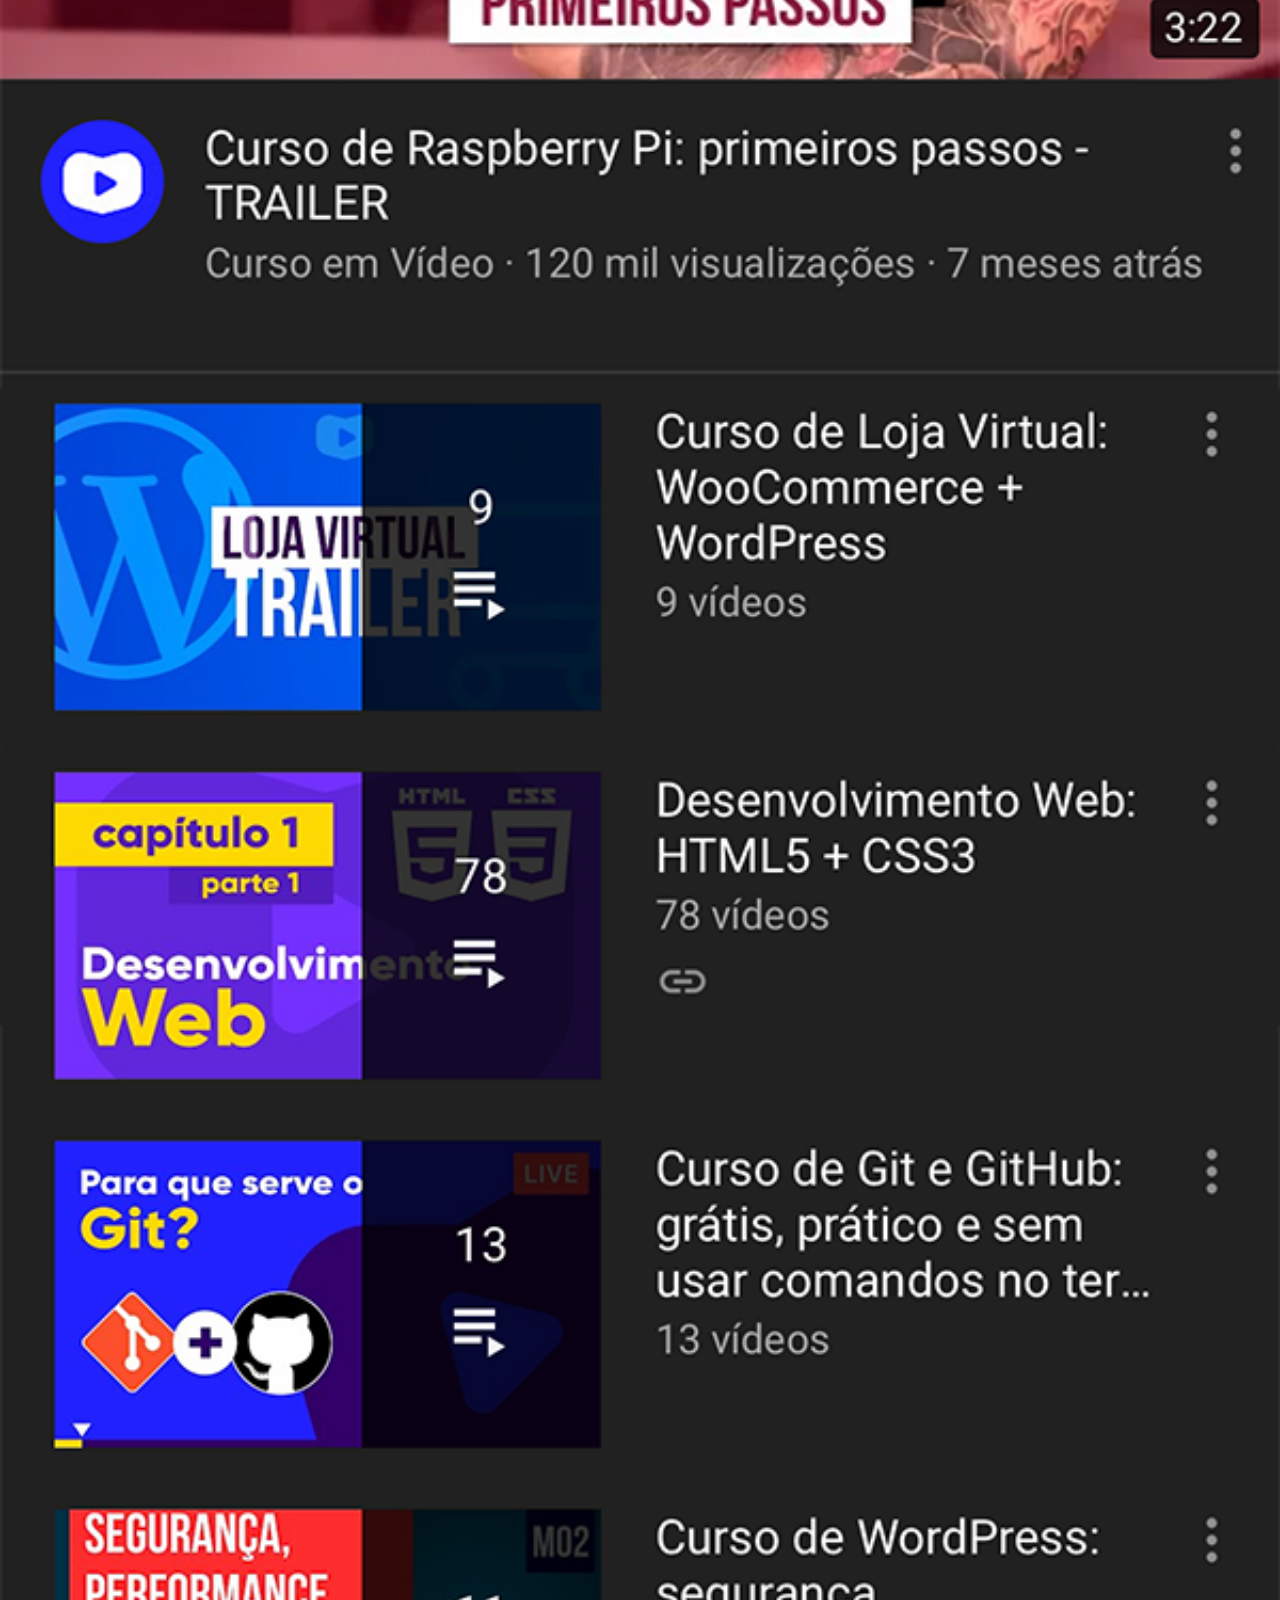
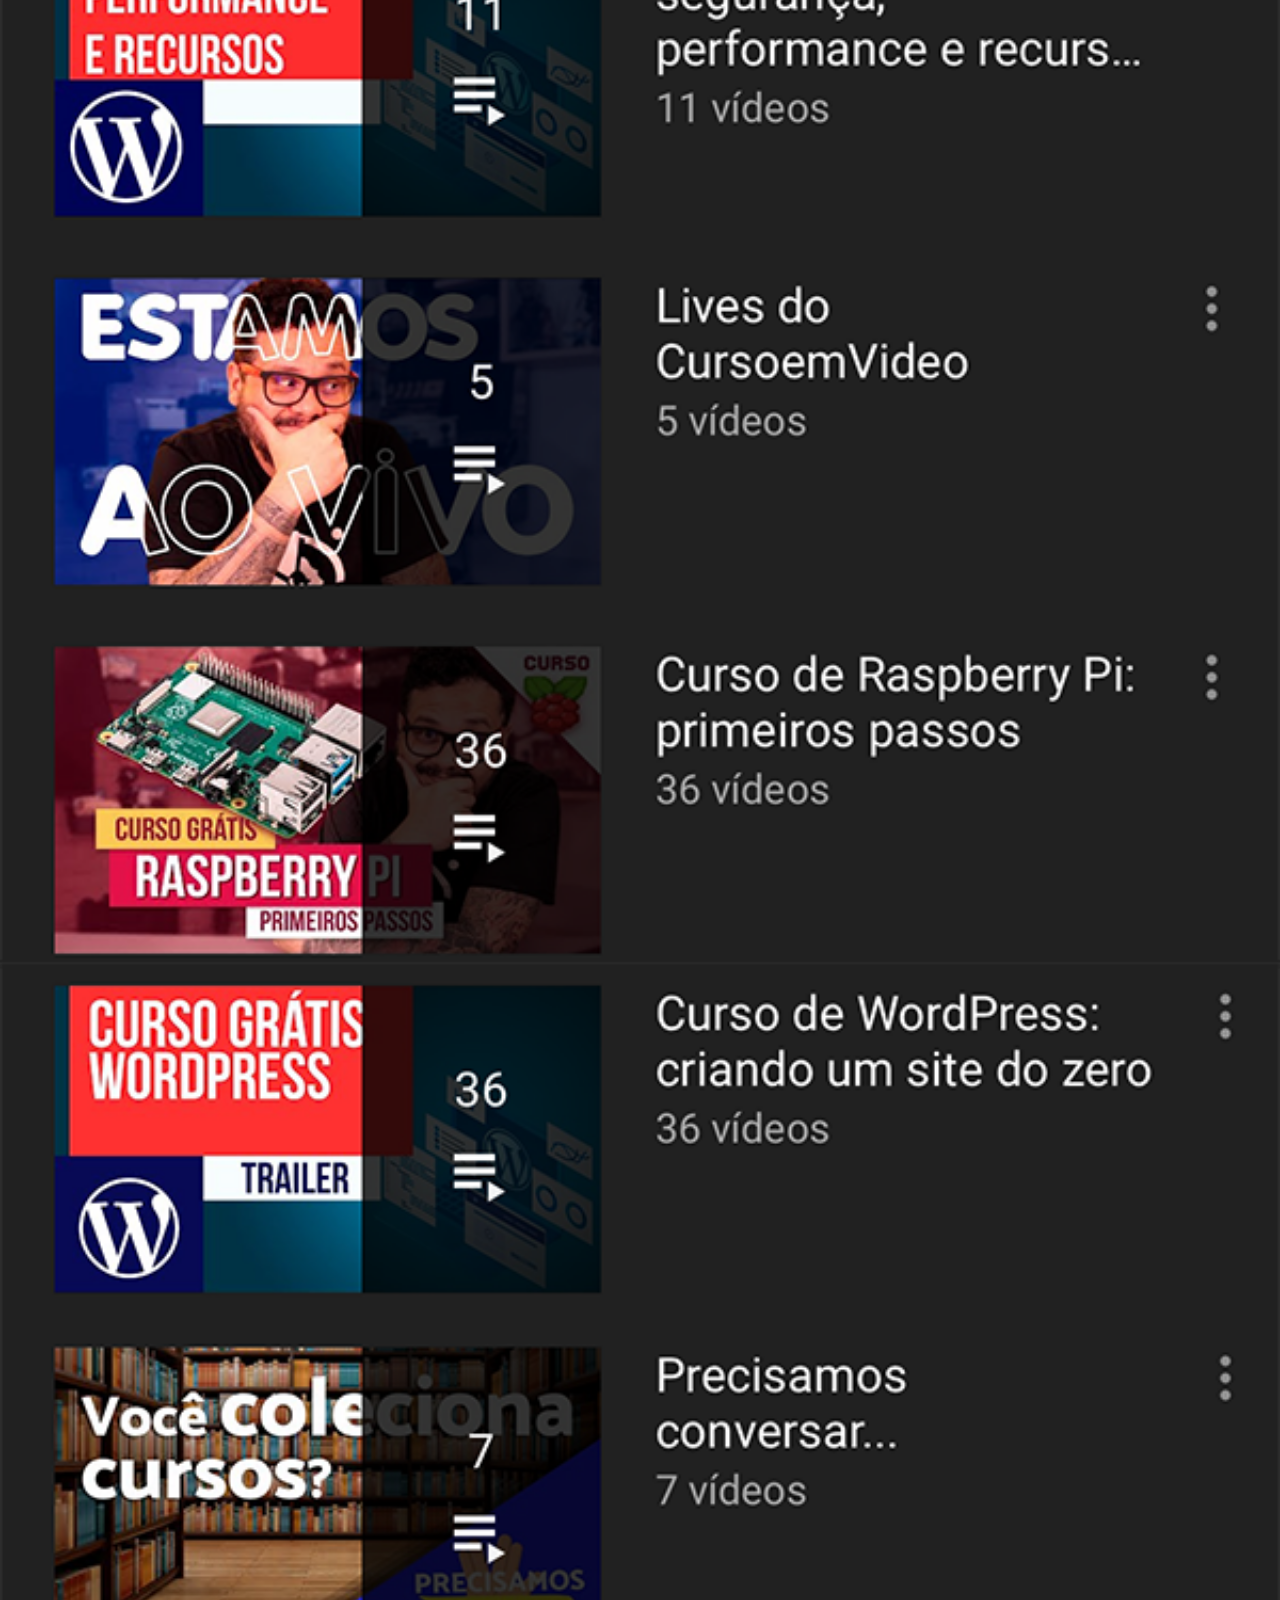
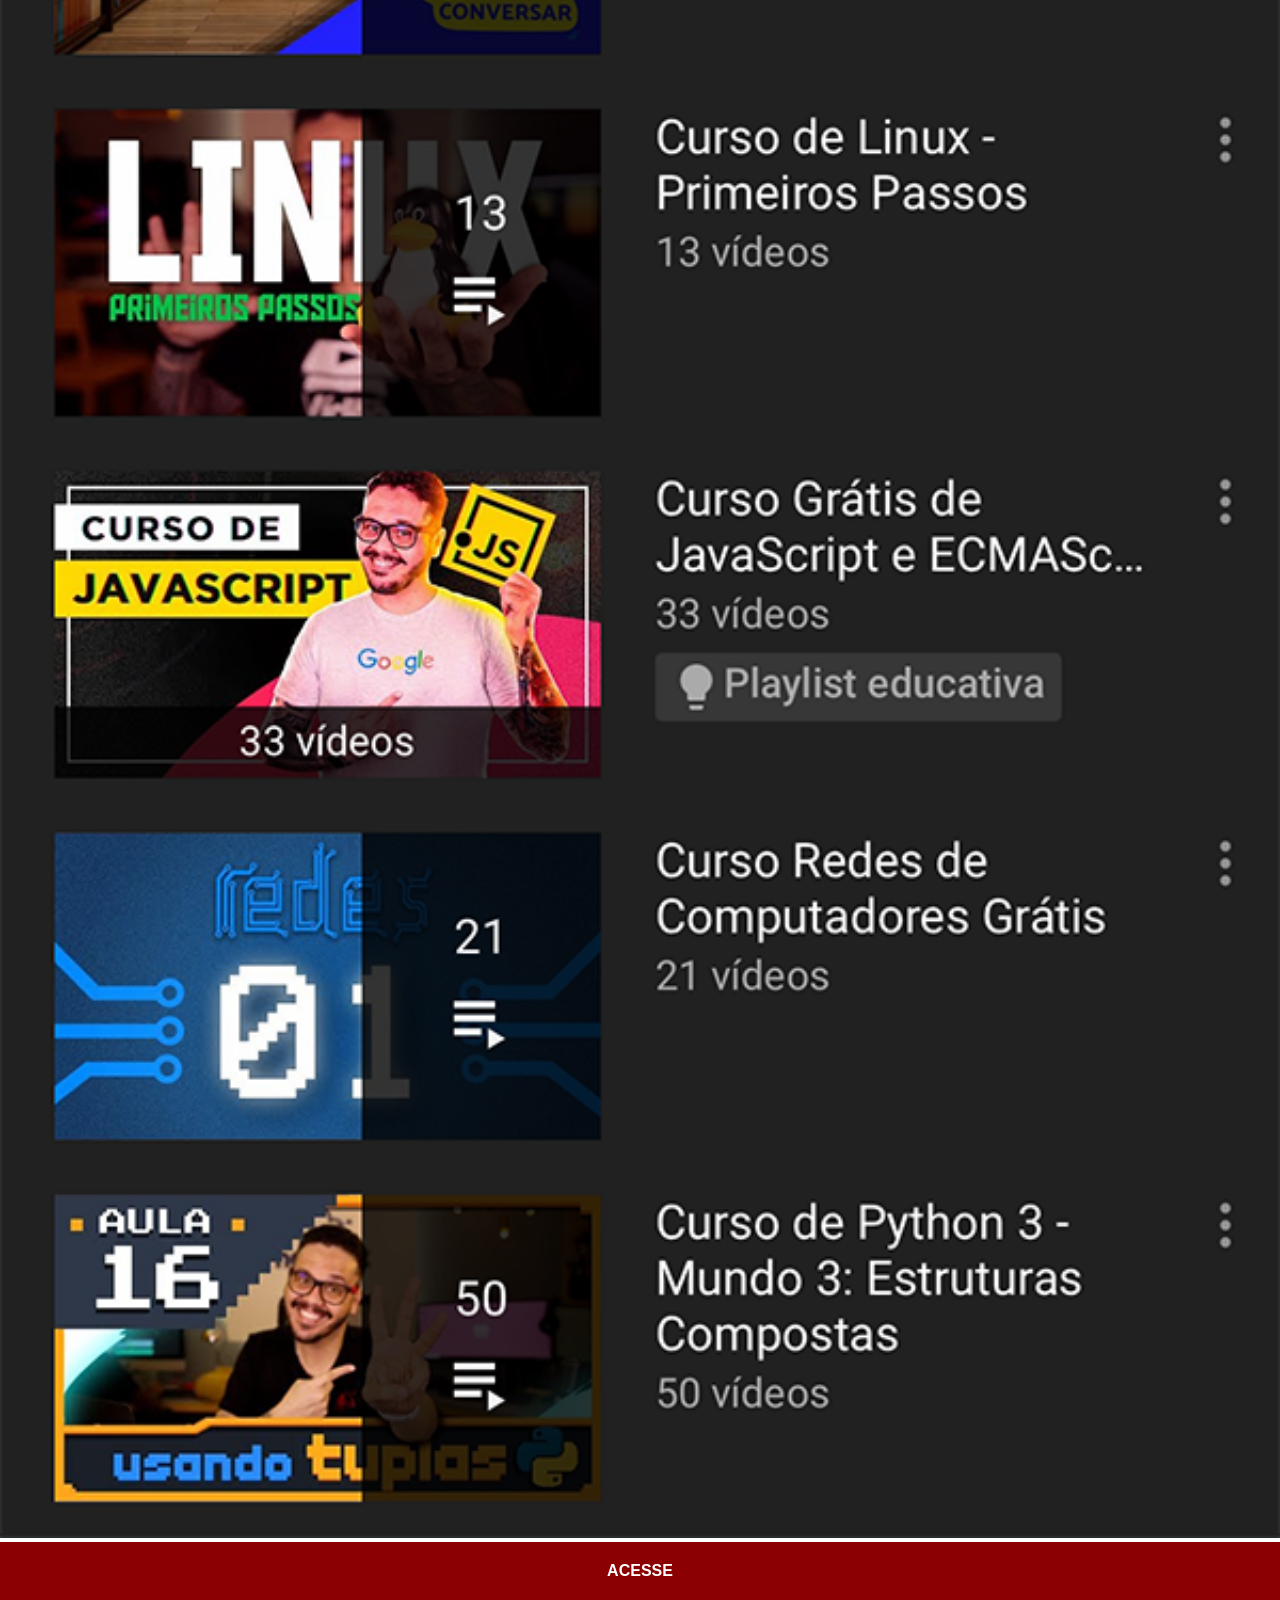
<file: youtube.html>
<!DOCTYPE html>
<html lang="pt-pt">
<head>
    <meta charset="UTF-8">
    <meta name="viewport" content="width=device-width, initial-scale=1.0">
    <title>YouTube</title>
    <link rel="stylesheet" href="estilos/social.css">
</head>
<body>
    <img src="pacote-d013/imagens/tela-youtube.png" alt="YouTube">
    <a href="https://www.youtube.com/@cursoemvideo" target="_blank">ACESSE</a>
</body>
</html>
</file>
<file: estilos/style.css>
@charset "UTF-8";

*{
    margin: 0px;
    padding: 0px;
    font-family: Arial, Helvetica, sans-serif;
}

html, body {
    height: 100vh;
    width: 100vw;
    background-color: black;
}

body {
    background: url('../pacote-d013/imagens/fundo-madeira.jpg') no-repeat top center;
    background-size: cover;
    background-attachment: fixed;
}

main {
    height: 100vh;
    position: relative;
}

section#tele {
    position:absolute;
    top: 50%;
    left: 50%;
    transform: translate(-50%, -50%);
    
    height: 625px;
    width: 311px;
    background: url('../pacote-d013/imagens/frame-iphone.png') no-repeat;
}

iframe#tela {
    position: relative;
    top: 80px;
    left: 22px;
    width: 264px;
    height: 468px;
}

section#RS {
    text-align: right;
}

section#RS img {
    width: 50px;
    margin: 10px;
    border-radius: 50px;
    box-shadow: 2px 2px 5px black;
}

section#RS img:hover {
    border: 2px solid rgba(255, 255, 255, 0.600);
    transform: translate(-1px, -1px);
    box-shadow: 5px 5px 10px black;
    transition: transform .2s;
}
</file>
<file: estilos/social.css>
@charset "UTF-8";

 * {
            margin: 0px;
            padding: 0px;
            font-family: Arial, Helvetica, sans-serif;
        }
        
        ::-webkit-scrollbar {
            width: 0px;
            height: 0px;
        }

        img {
            width: 100vw;

        }
        a {
            display: block;
            background-color: darkred;
            padding: 20px;
            text-align: center;
            font-weight: bolder;
            text-decoration: none;
            color: white;
        }
    a:hover {
        background-color: red;
    }
</file>
